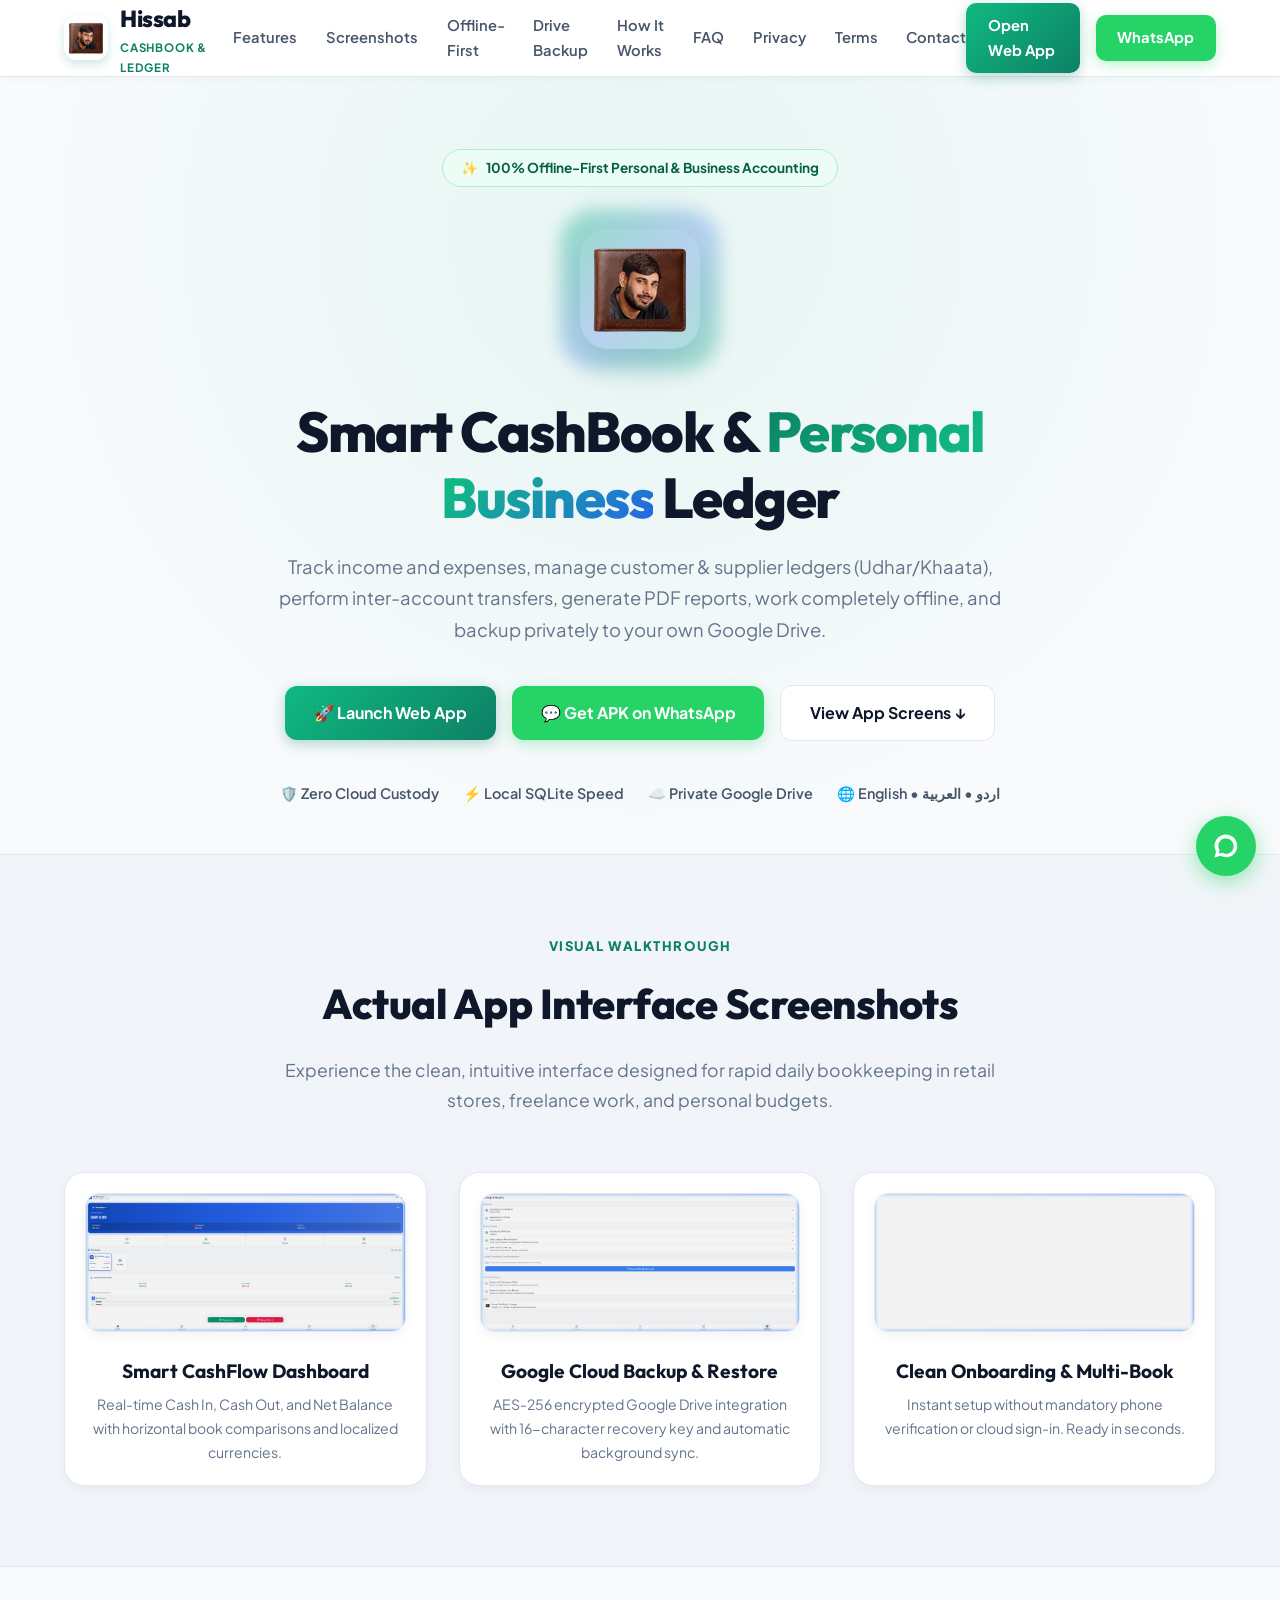
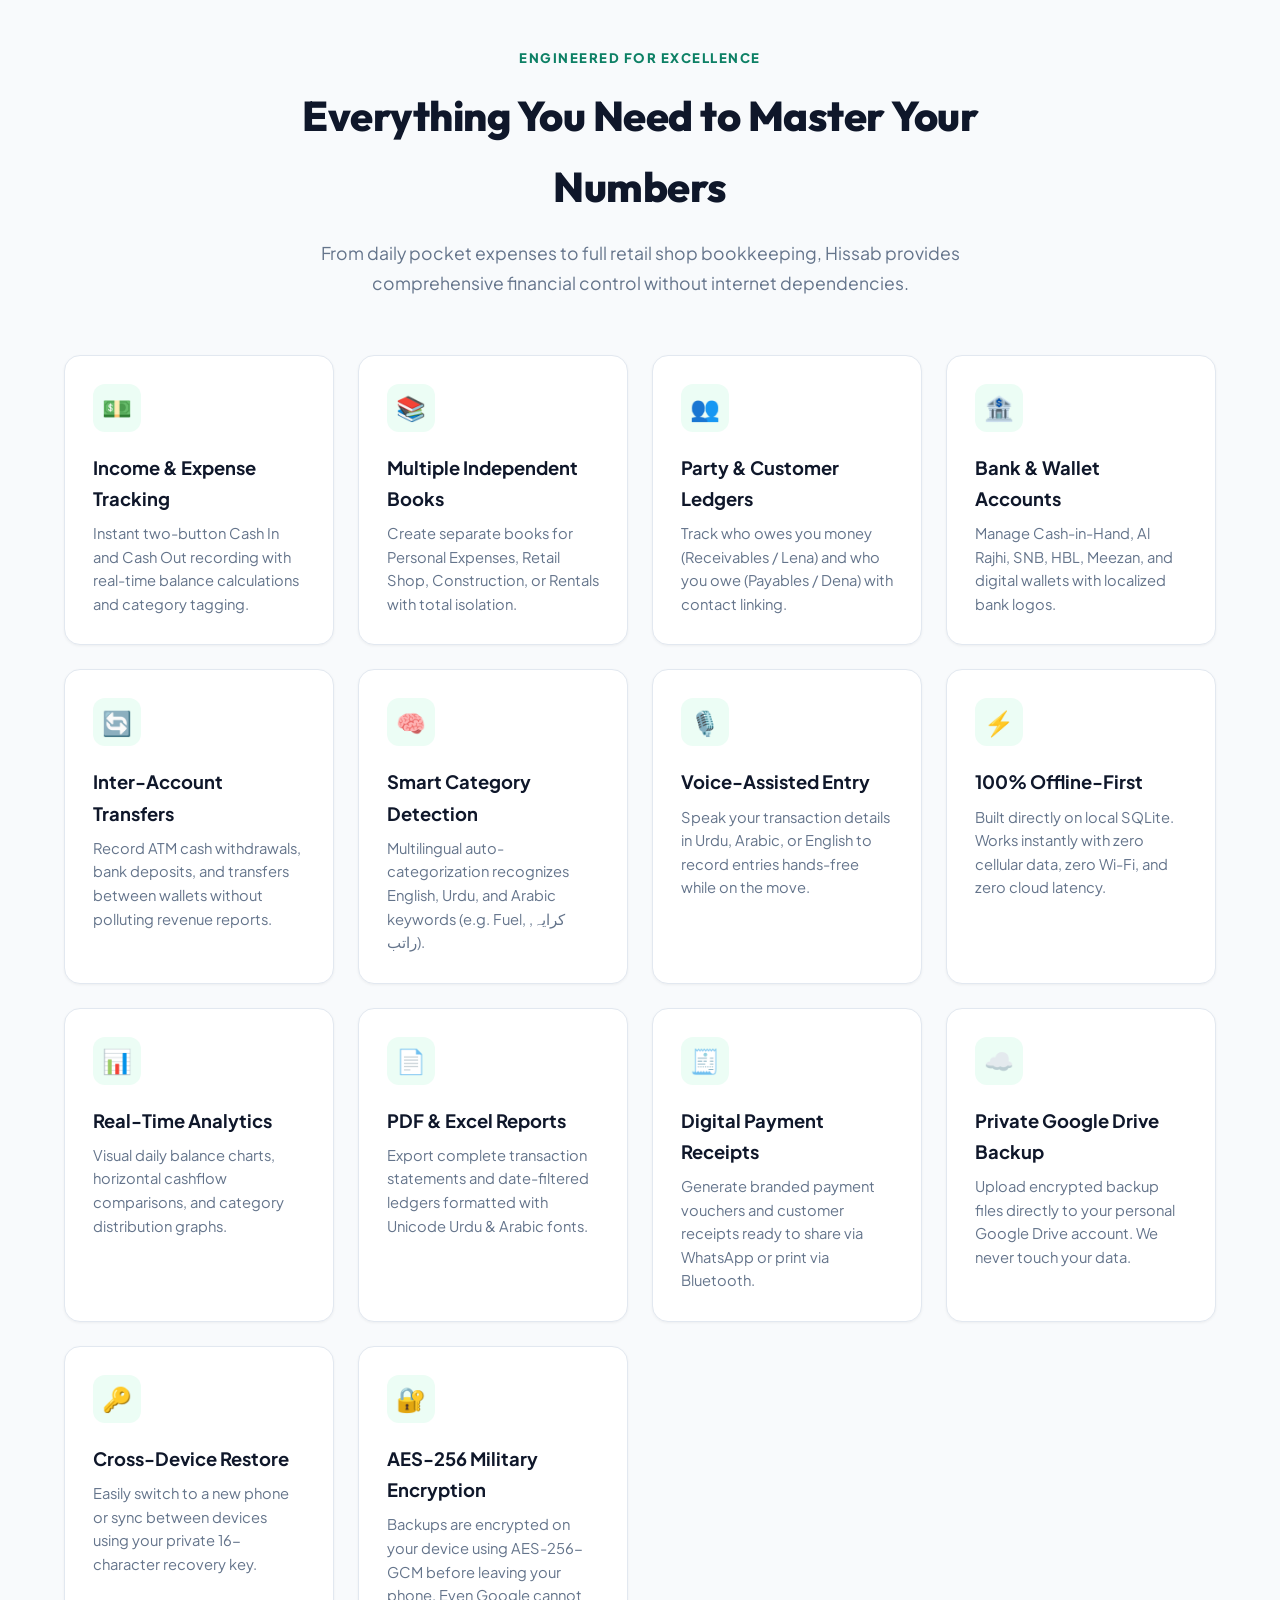
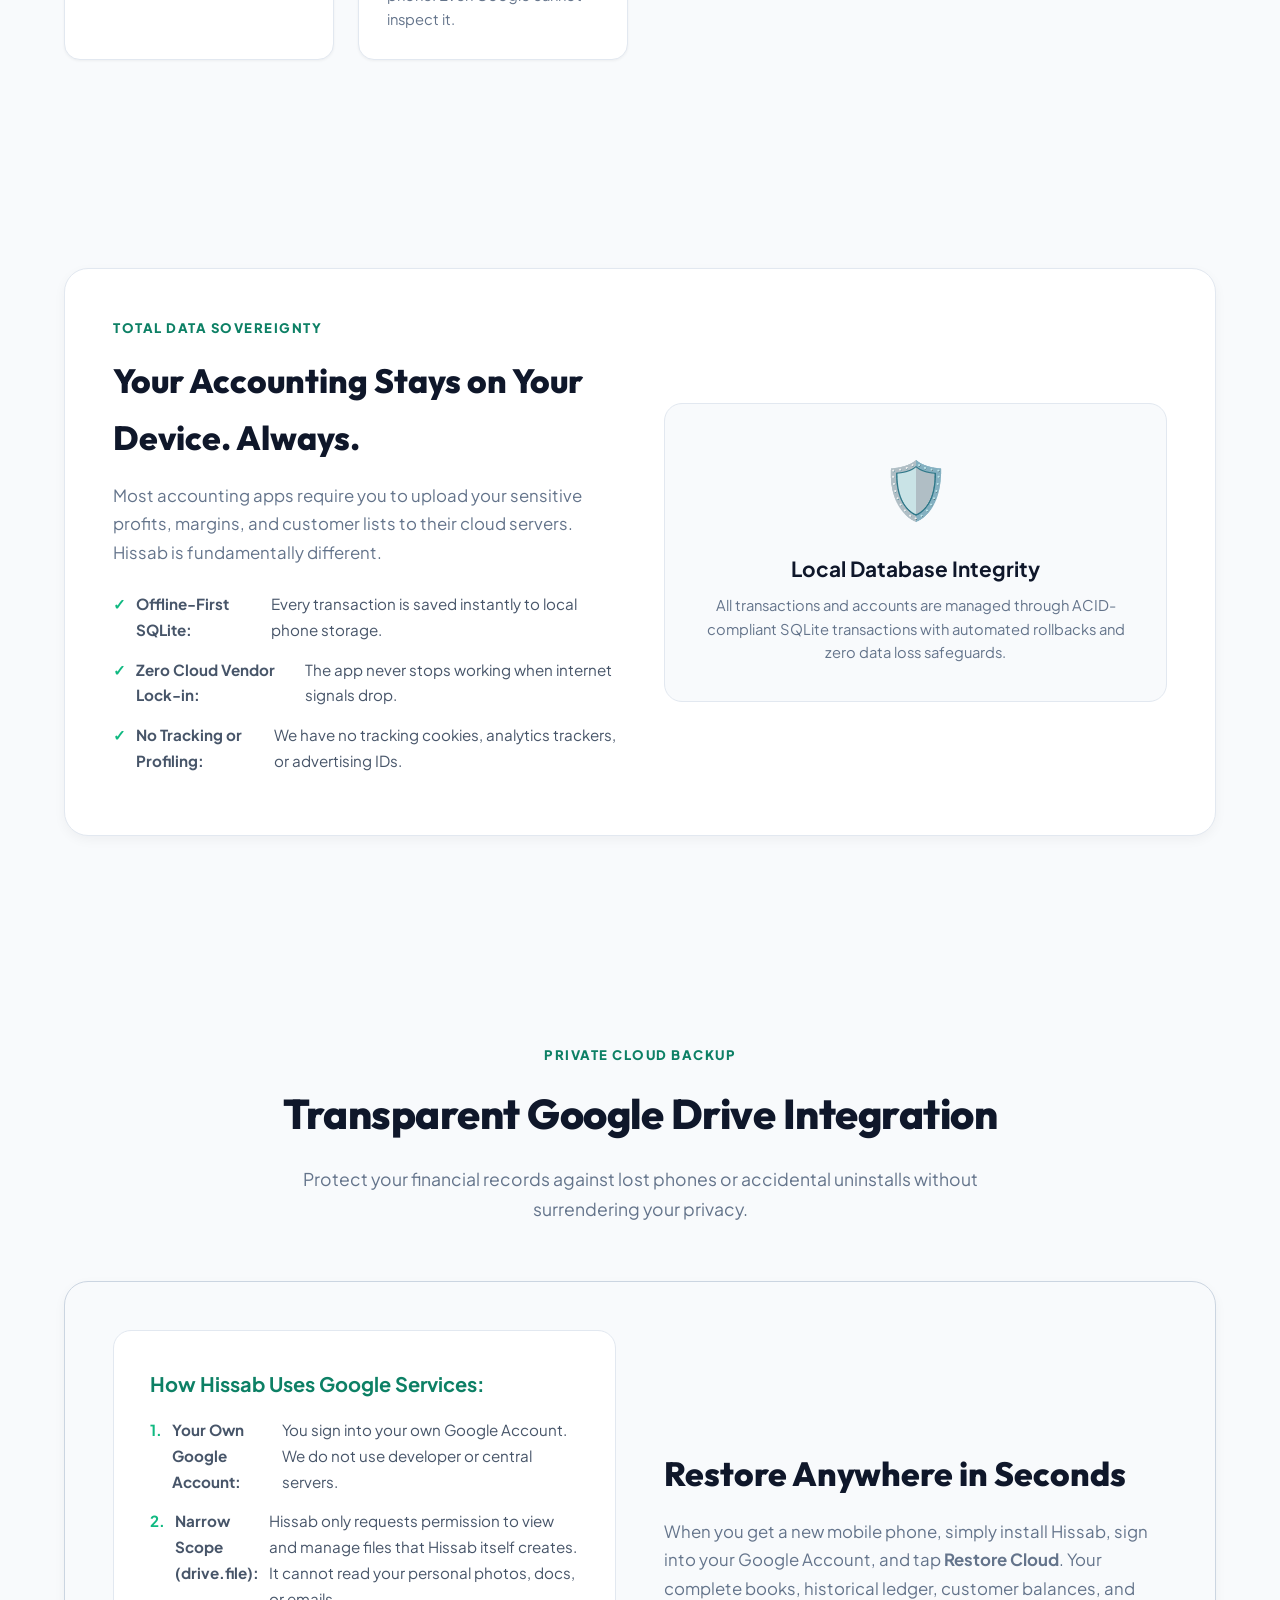
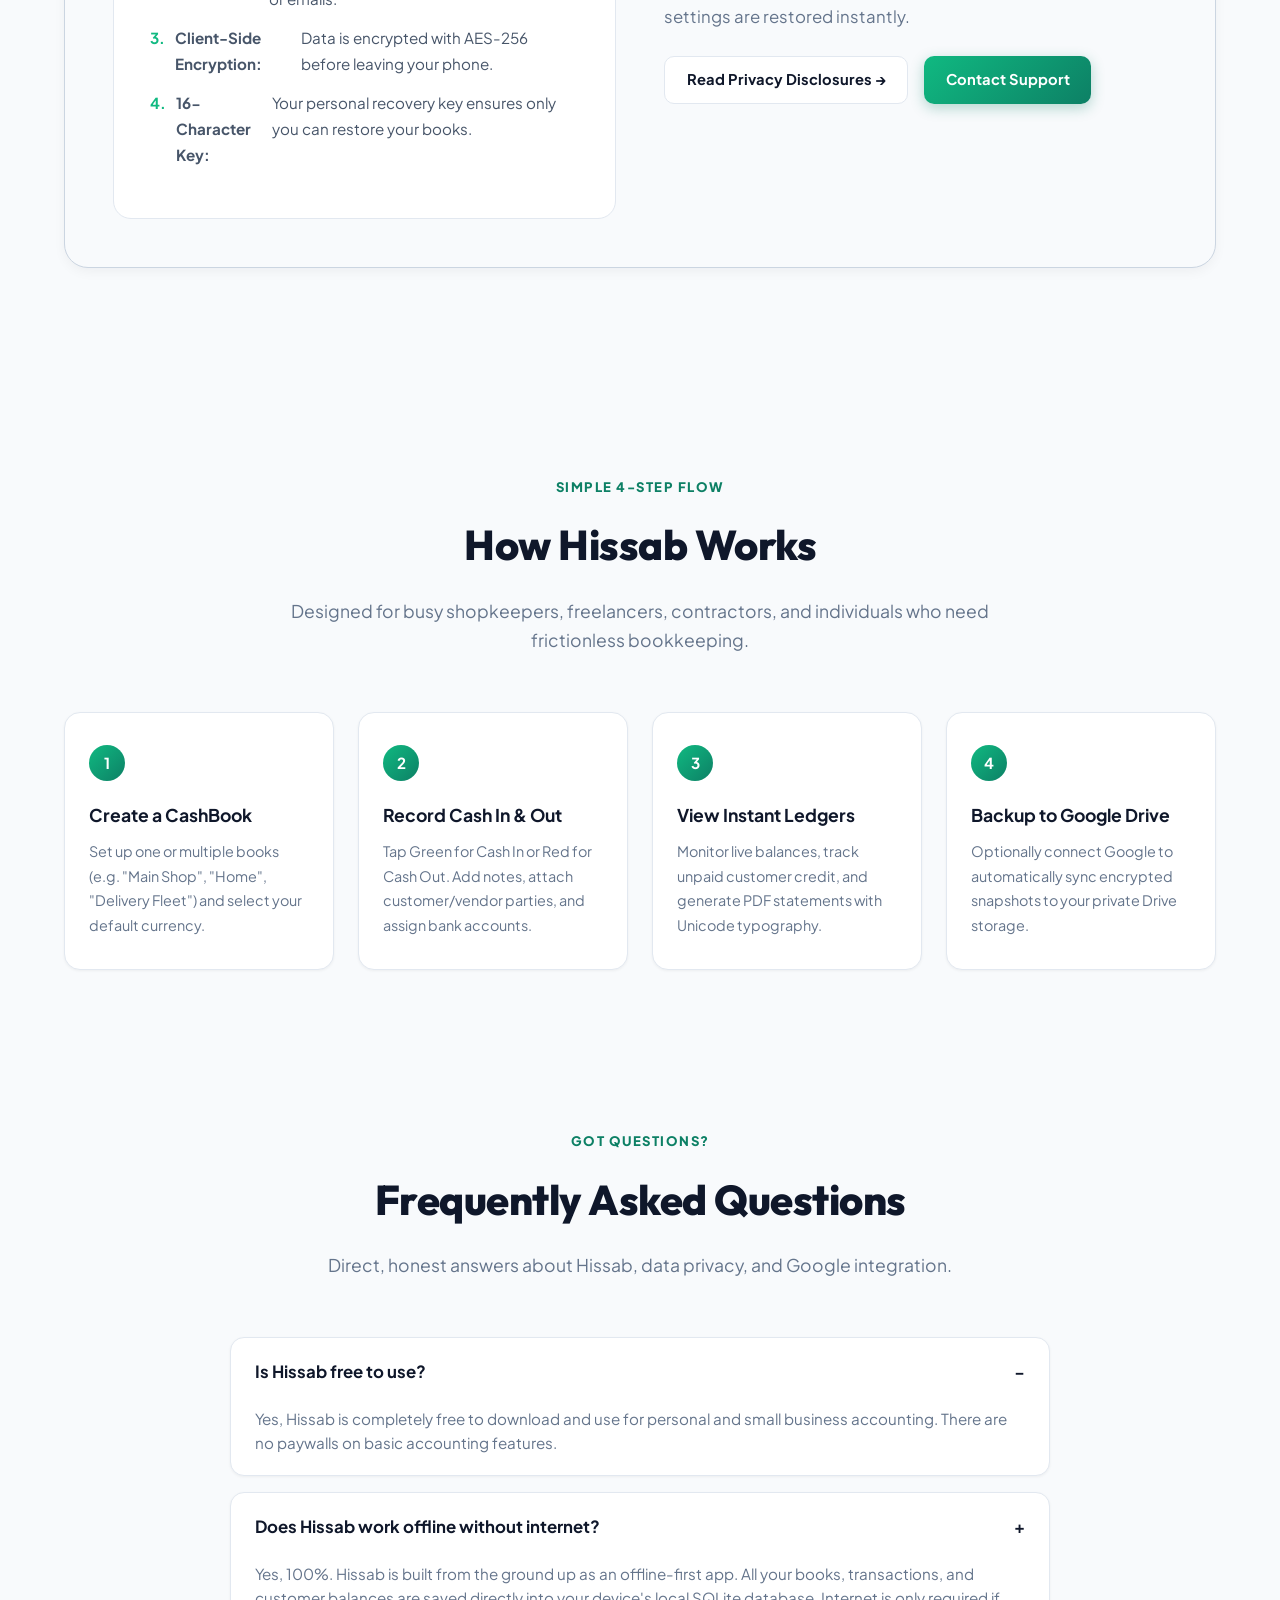
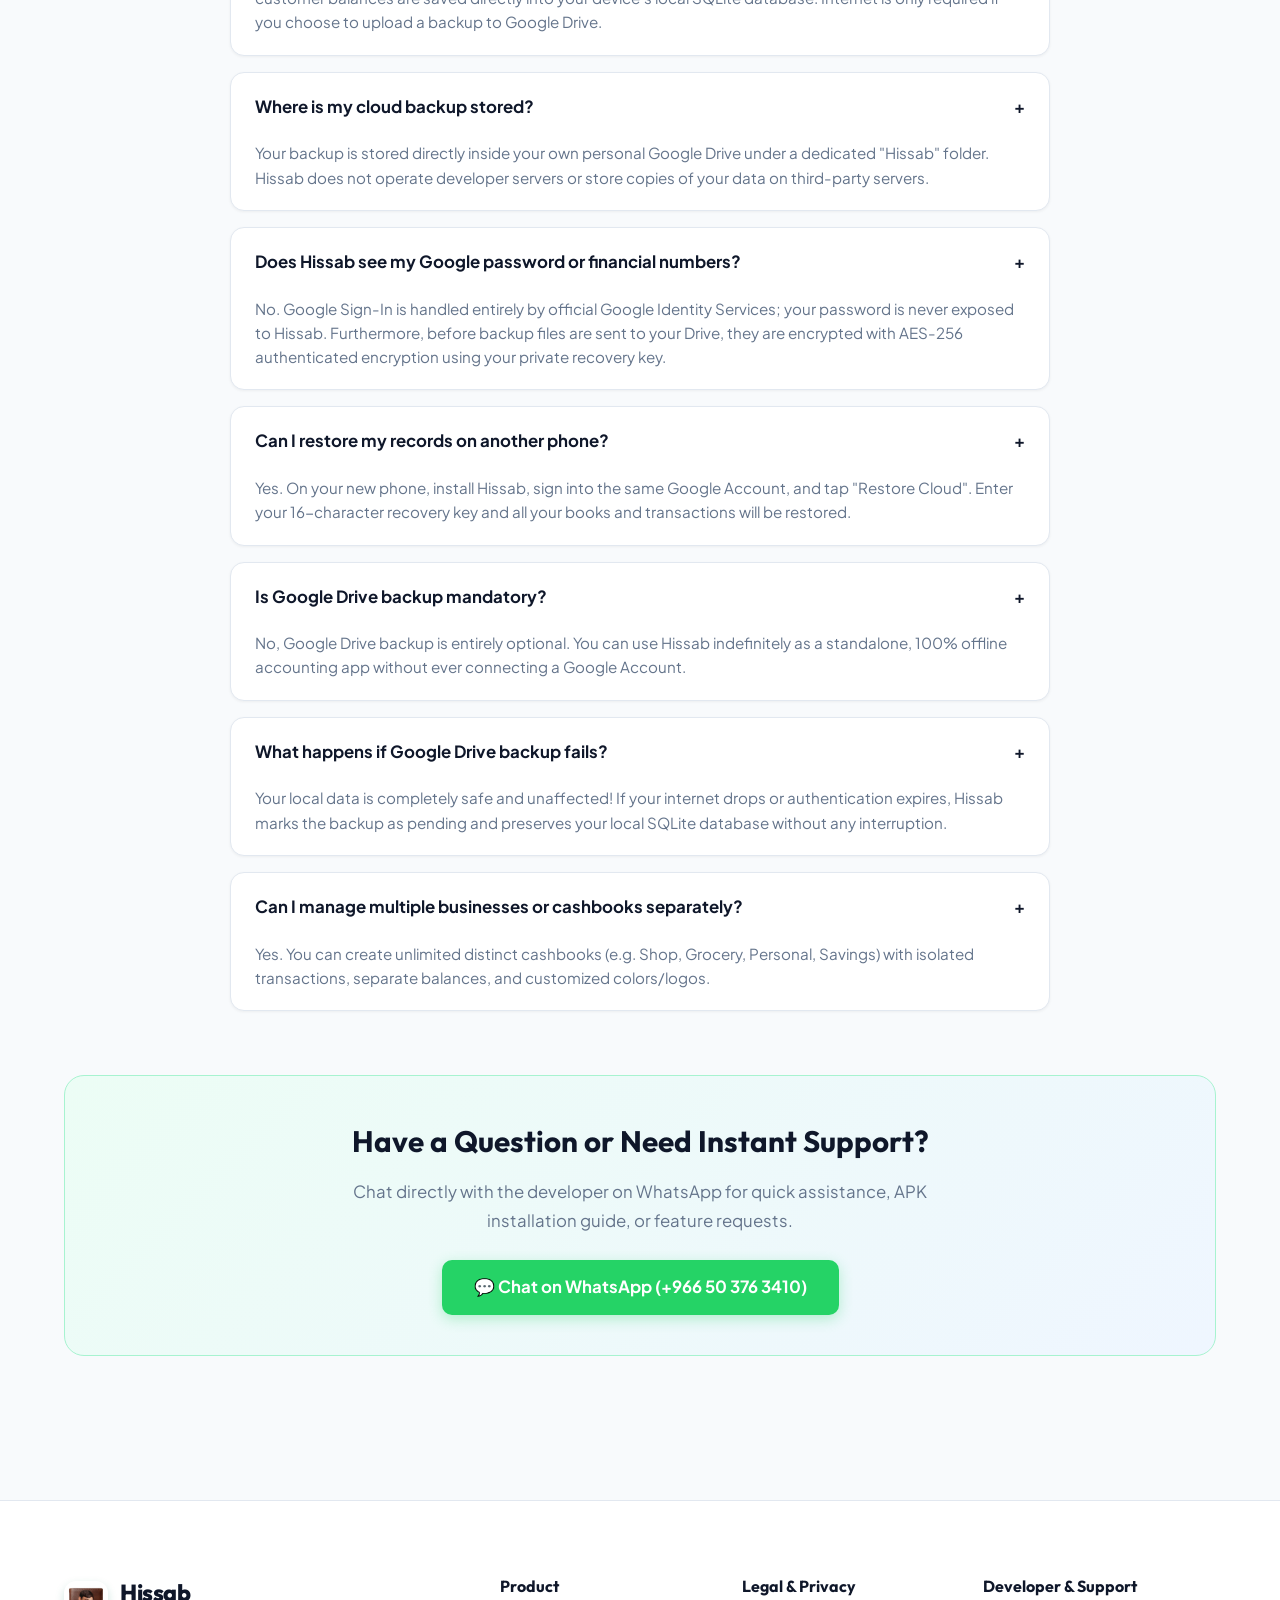
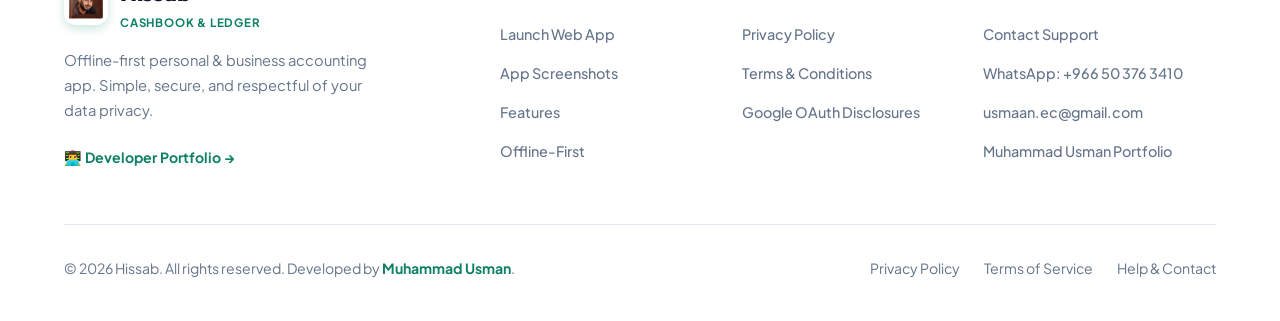
<file: web/index.html>
<!DOCTYPE html>
<html lang="en">
<head>
  <meta charset="UTF-8">
  <meta name="viewport" content="width=device-width, initial-scale=1.0">
  <title>Hissab - Smart CashBook &amp; Personal Business Accounting</title>
  
  <meta name="description" content="Hissab is an offline-first smart CashBook and ledger app for personal and small business accounting. Track cash flow, manage multiple books, generate PDF statements, and backup securely to your private Google Drive with AES-256 encryption.">
  <meta name="keywords" content="Hissab, CashBook, Ledger, Khata, Accounting App, Cash In Cash Out, Google Drive Backup, Offline Accounting, Udhar Book">
  <meta name="theme-color" content="#0D8065">
  <meta name="google-site-verification" content="googled1225bd8e35a1b5c" />
  <meta name="google-site-verification" content="d1225bd8e35a1b5c" />

  <!-- Open Graph / Facebook -->
  <meta property="og:type" content="website">
  <meta property="og:url" content="https://hamarahissab.web.app/">
  <meta property="og:title" content="Hissab - Smart CashBook &amp; Personal Business Accounting">
  <meta property="og:description" content="Track income &amp; expenses, manage multiple cashbooks, generate reports, and backup privately to your own Google Drive. 100% offline-first.">
  <meta property="og:image" content="https://hamarahissab.web.app/hissab_logo_120.png">

  <!-- Twitter -->
  <meta property="twitter:card" content="summary_large_image">
  <meta property="twitter:url" content="https://hamarahissab.web.app/">
  <meta property="twitter:title" content="Hissab - Smart CashBook &amp; Accounting">
  <meta property="twitter:description" content="Offline-first personal &amp; small business ledger with private Google Drive backup.">
  <meta property="twitter:image" content="https://hamarahissab.web.app/hissab_logo_120.png">

  <link rel="icon" type="image/png" href="favicon.png"/>
  <link rel="apple-touch-icon" href="icons/Icon-192.png">
  <link rel="manifest" href="/manifest.json">
  <link rel="canonical" href="https://hamarahissab.web.app/">

  <!-- Google Fonts -->
  <link rel="preconnect" href="https://fonts.googleapis.com">
  <link rel="preconnect" href="https://fonts.gstatic.com" crossorigin>
  <link href="https://fonts.googleapis.com/css2?family=Plus+Jakarta+Sans:wght@400;500;600;700;800&family=Outfit:wght@400;500;600;700;800&display=swap" rel="stylesheet">
  <link rel="stylesheet" href="styles.css">

  <style>
    /* Specific Home Page Light Styles */
    .hero {
      padding: 4.5rem 0 3rem 0;
      text-align: center;
      background: radial-gradient(circle at 50% 20%, rgba(16, 185, 129, 0.08) 0%, rgba(248, 250, 252, 0) 70%);
    }

    .hero-badge {
      display: inline-flex;
      align-items: center;
      gap: 8px;
      background: #ECFDF5;
      border: 1px solid #A7F3D0;
      padding: 0.4rem 1.1rem;
      border-radius: 50px;
      font-size: 0.85rem;
      font-weight: 700;
      color: #065F46;
      margin-bottom: 2rem;
    }

    .logo-hero-container {
      position: relative;
      width: 140px;
      height: 140px;
      margin: 0 auto 2.5rem auto;
      display: flex;
      align-items: center;
      justify-content: center;
    }

    .logo-ring {
      position: absolute;
      inset: -10px;
      border-radius: 36px;
      background: linear-gradient(135deg, rgba(16, 185, 129, 0.4), rgba(37, 99, 235, 0.25), rgba(16, 185, 129, 0.3));
      animation: rotateRing 8s linear infinite;
      filter: blur(8px);
    }

    @keyframes rotateRing {
      0% { transform: rotate(0deg); }
      100% { transform: rotate(360deg); }
    }

    .logo-hero-img {
      position: relative;
      width: 120px;
      height: 120px;
      border-radius: 28px;
      box-shadow: 0 16px 36px rgba(13, 128, 101, 0.22);
      z-index: 2;
      animation: floatLogo 4s ease-in-out infinite;
    }

    @keyframes floatLogo {
      0%, 100% { transform: translateY(0); }
      50% { transform: translateY(-8px); }
    }

    .hero-title {
      font-family: 'Outfit', sans-serif;
      font-size: 3.5rem;
      font-weight: 800;
      line-height: 1.18;
      letter-spacing: -1.5px;
      margin-bottom: 1.25rem;
      max-width: 900px;
      margin-left: auto;
      margin-right: auto;
      color: #0F172A;
    }

    .hero-title span.gradient {
      background: linear-gradient(135deg, #0D8065 0%, #10B981 50%, #2563EB 100%);
      -webkit-background-clip: text;
      -webkit-text-fill-color: transparent;
    }

    .hero-sub {
      font-size: 1.15rem;
      color: var(--text-muted);
      max-width: 740px;
      margin: 0 auto 2.5rem auto;
      line-height: 1.7;
    }

    .hero-cta {
      display: flex;
      align-items: center;
      justify-content: center;
      gap: 1rem;
      flex-wrap: wrap;
      margin-bottom: 2.5rem;
    }

    .hero-cta .btn {
      padding: 0.85rem 1.8rem;
      font-size: 1rem;
      border-radius: 12px;
    }

    .hero-highlights {
      display: flex;
      align-items: center;
      justify-content: center;
      gap: 1.5rem;
      flex-wrap: wrap;
      font-size: 0.9rem;
      color: var(--text-sub);
      font-weight: 600;
    }

    /* Screenshots Showcase */
    .screenshots-showcase {
      display: grid;
      grid-template-columns: repeat(auto-fit, minmax(300px, 1fr));
      gap: 2rem;
      margin-top: 3.5rem;
    }

    .screenshot-card {
      background: var(--surface);
      border: 1px solid var(--card-border);
      border-radius: 20px;
      padding: 1.25rem;
      box-shadow: var(--shadow-md);
      transition: all 0.3s ease;
      text-align: center;
    }

    .screenshot-card:hover {
      transform: translateY(-6px);
      box-shadow: var(--shadow-lg);
      border-color: #CBD5E1;
    }

    .screenshot-card img {
      width: 100%;
      height: auto;
      border-radius: 14px;
      border: 1px solid var(--card-border);
      box-shadow: 0 4px 12px rgba(0, 0, 0, 0.05);
      margin-bottom: 1rem;
    }

    .screenshot-card h4 {
      font-family: 'Outfit', sans-serif;
      font-size: 1.2rem;
      font-weight: 700;
      color: #0F172A;
      margin-bottom: 0.35rem;
    }

    .screenshot-card p {
      font-size: 0.88rem;
      color: var(--text-muted);
    }

    /* Features Grid */
    .features-grid {
      display: grid;
      grid-template-columns: repeat(auto-fit, minmax(260px, 1fr));
      gap: 1.5rem;
    }

    .feature-card {
      background: var(--surface);
      border: 1px solid var(--card-border);
      border-radius: 16px;
      padding: 1.75rem;
      transition: all 0.3s ease;
      box-shadow: var(--shadow-sm);
    }

    .feature-card:hover {
      transform: translateY(-4px);
      border-color: rgba(16, 185, 129, 0.4);
      box-shadow: var(--shadow-md);
    }

    .feature-icon {
      width: 48px;
      height: 48px;
      border-radius: 12px;
      background: #ECFDF5;
      color: var(--primary);
      display: flex;
      align-items: center;
      justify-content: center;
      font-size: 1.5rem;
      margin-bottom: 1.25rem;
    }

    .feature-card h3 {
      font-size: 1.15rem;
      font-weight: 700;
      margin-bottom: 0.5rem;
      color: #0F172A;
    }

    .feature-card p {
      font-size: 0.92rem;
      color: var(--text-muted);
      line-height: 1.6;
    }

    /* Highlight Banner Cards */
    .banner-card {
      background: var(--surface);
      border: 1px solid var(--card-border);
      border-radius: 24px;
      padding: 3rem;
      margin: 3rem 0;
      display: grid;
      grid-template-columns: 1fr 1fr;
      gap: 3rem;
      align-items: center;
      box-shadow: var(--shadow-md);
    }

    .banner-content h3 {
      font-family: 'Outfit', sans-serif;
      font-size: 2.1rem;
      font-weight: 800;
      margin-bottom: 1rem;
      color: #0F172A;
    }

    .banner-content p {
      color: var(--text-muted);
      margin-bottom: 1.5rem;
      font-size: 1.05rem;
    }

    .check-list {
      list-style: none;
    }

    .check-list li {
      display: flex;
      align-items: flex-start;
      gap: 10px;
      margin-bottom: 0.85rem;
      font-size: 0.95rem;
      color: var(--text-sub);
    }

    .check-list li span.icon {
      color: var(--primary-light);
      font-weight: bold;
    }

    .security-badge-box {
      background: #F8FAFC;
      border: 1px solid var(--card-border);
      border-radius: 18px;
      padding: 2.25rem;
      text-align: center;
    }

    /* Steps */
    .steps-grid {
      display: grid;
      grid-template-columns: repeat(auto-fit, minmax(220px, 1fr));
      gap: 1.5rem;
    }

    .step-card {
      background: var(--surface);
      border: 1px solid var(--card-border);
      border-radius: 16px;
      padding: 2rem 1.5rem;
      box-shadow: var(--shadow-sm);
    }

    .step-num {
      width: 36px;
      height: 36px;
      border-radius: 50%;
      background: linear-gradient(135deg, #10B981, #0D8065);
      color: white;
      font-weight: 700;
      display: flex;
      align-items: center;
      justify-content: center;
      font-size: 0.95rem;
      margin-bottom: 1.25rem;
    }

    .step-card h4 {
      font-size: 1.1rem;
      font-weight: 700;
      margin-bottom: 0.5rem;
      color: #0F172A;
    }

    .step-card p {
      font-size: 0.9rem;
      color: var(--text-muted);
    }

    /* FAQ */
    .faq-container {
      max-width: 820px;
      margin: 0 auto;
    }

    .faq-item {
      background: var(--surface);
      border: 1px solid var(--card-border);
      border-radius: 14px;
      margin-bottom: 1rem;
      overflow: hidden;
      box-shadow: var(--shadow-sm);
    }

    .faq-question {
      padding: 1.25rem 1.5rem;
      font-weight: 700;
      font-size: 1.05rem;
      color: #0F172A;
      cursor: pointer;
      display: flex;
      justify-content: space-between;
      align-items: center;
      user-select: none;
    }

    .faq-question:hover {
      color: var(--primary);
    }

    .faq-answer {
      padding: 0 1.5rem 1.25rem 1.5rem;
      color: var(--text-muted);
      font-size: 0.95rem;
      line-height: 1.6;
    }

    /* Direct Contact Banner */
    .whatsapp-banner {
      background: linear-gradient(135deg, #ECFDF5 0%, #EFF6FF 100%);
      border: 1px solid #A7F3D0;
      border-radius: 20px;
      padding: 2.5rem;
      text-align: center;
      margin-top: 4rem;
    }

    .whatsapp-banner h3 {
      font-family: 'Outfit', sans-serif;
      font-size: 1.85rem;
      color: #0F172A;
      margin-bottom: 0.75rem;
    }

    .whatsapp-banner p {
      color: var(--text-muted);
      max-width: 600px;
      margin: 0 auto 1.5rem auto;
      font-size: 1.05rem;
    }

    @media (max-width: 900px) {
      .hero-title { font-size: 2.6rem; }
      .banner-card { grid-template-columns: 1fr; }
    }
  </style>
</head>
<body>

  <!-- Floating WhatsApp Button (Active 24/7 on all pages) -->
  <a href="https://wa.me/966503763410?text=Hello%20Hissab%20Support" class="floating-whatsapp" target="_blank" rel="noopener noreferrer" title="Chat on WhatsApp (+966503763410)">
    <svg viewBox="0 0 24 24">
      <path d="M12.031 6.172c-3.181 0-5.767 2.586-5.768 5.766-.001 1.298.38 2.27 1.019 3.287l-.711 2.598 2.664-.699c.97.531 1.83.814 2.8.814 3.18 0 5.766-2.587 5.767-5.766.001-3.18-2.585-5.766-5.771-5.766zm8.47 5.766c-.002 4.68-3.807 8.484-8.487 8.484-1.48 0-2.889-.387-4.113-1.063l-4.57 1.2 1.22-4.457c-.742-1.28-1.134-2.748-1.136-4.164.002-4.68 3.807-8.484 8.488-8.484 4.681 0 8.486 3.804 8.488 8.484z"/>
    </svg>
  </a>

  <!-- Header / Navigation -->
  <header>
    <div class="container nav-wrapper">
      <a href="/" class="brand">
        <img src="hissab_logo_120.png" alt="Hissab Official Logo" class="brand-logo">
        <div class="brand-text">
          <span class="brand-title">Hissab</span>
          <span class="brand-tagline">CashBook &amp; Ledger</span>
        </div>
      </a>

      <nav class="nav-links">
        <a href="#features">Features</a>
        <a href="#screenshots">Screenshots</a>
        <a href="#offline">Offline-First</a>
        <a href="#cloud-backup">Drive Backup</a>
        <a href="#how-it-works">How It Works</a>
        <a href="#faq">FAQ</a>
        <a href="/privacy-policy">Privacy</a>
        <a href="/terms-and-conditions">Terms</a>
        <a href="/contact">Contact</a>
      </nav>

      <div class="nav-actions">
        <a href="/app" class="btn btn-primary">Open Web App</a>
        <a href="https://wa.me/966503763410?text=Hello%20Hissab%20Support" target="_blank" rel="noopener noreferrer" class="btn btn-whatsapp">WhatsApp</a>
      </div>
    </div>
  </header>

  <!-- Hero Section -->
  <section class="hero">
    <div class="container">
      <div class="hero-badge">
        <span>✨</span> 100% Offline-First Personal &amp; Business Accounting
      </div>

      <!-- Animated Official Hissab Logo -->
      <div class="logo-hero-container">
        <div class="logo-ring"></div>
        <img src="hissab_logo_120.png" alt="Hissab Leather Logo" class="logo-hero-img">
      </div>

      <h1 class="hero-title">
        Smart CashBook &amp; <span class="gradient">Personal Business</span> Ledger
      </h1>

      <p class="hero-sub">
        Track income and expenses, manage customer &amp; supplier ledgers (Udhar/Khaata), perform inter-account transfers, generate PDF reports, work completely offline, and backup privately to your own Google Drive.
      </p>

      <div class="hero-cta">
        <a href="/app" class="btn btn-primary">🚀 Launch Web App</a>
        <a href="https://wa.me/966503763410?text=Hello%20I%20want%20to%20download%20Hissab%20APK" class="btn btn-whatsapp" target="_blank" rel="noopener noreferrer">💬 Get APK on WhatsApp</a>
        <a href="#screenshots" class="btn btn-outline">View App Screens ↓</a>
      </div>

      <div class="hero-highlights">
        <div><span>🛡️</span> Zero Cloud Custody</div>
        <div><span>⚡</span> Local SQLite Speed</div>
        <div><span>☁️</span> Private Google Drive</div>
        <div><span>🌐</span> English • اردو • العربية</div>
      </div>
    </div>
  </section>

  <!-- App Screenshots Showcase Section -->
  <section id="screenshots" style="background: #F1F5F9; border-top: 1px solid #E2E8F0; border-bottom: 1px solid #E2E8F0;">
    <div class="container">
      <div class="section-header">
        <div class="section-tag">Visual Walkthrough</div>
        <h2 class="section-title">Actual App Interface Screenshots</h2>
        <p class="section-desc">Experience the clean, intuitive interface designed for rapid daily bookkeeping in retail stores, freelance work, and personal budgets.</p>
      </div>

      <div class="screenshots-showcase">
        <div class="screenshot-card">
          <img src="images/screen_dashboard.png" alt="Hissab Dashboard Screenshot">
          <h4>Smart CashFlow Dashboard</h4>
          <p>Real-time Cash In, Cash Out, and Net Balance with horizontal book comparisons and localized currencies.</p>
        </div>

        <div class="screenshot-card">
          <img src="images/screen_settings.png" alt="Hissab Settings & Cloud Backup Screenshot">
          <h4>Google Cloud Backup &amp; Restore</h4>
          <p>AES-256 encrypted Google Drive integration with 16-character recovery key and automatic background sync.</p>
        </div>

        <div class="screenshot-card">
          <img src="images/screen_onboarding.png" alt="Hissab Onboarding & Welcome Screen">
          <h4>Clean Onboarding &amp; Multi-Book</h4>
          <p>Instant setup without mandatory phone verification or cloud sign-in. Ready in seconds.</p>
        </div>
      </div>
    </div>
  </section>

  <!-- 14 Core Features -->
  <section id="features">
    <div class="container">
      <div class="section-header">
        <div class="section-tag">Engineered for Excellence</div>
        <h2 class="section-title">Everything You Need to Master Your Numbers</h2>
        <p class="section-desc">From daily pocket expenses to full retail shop bookkeeping, Hissab provides comprehensive financial control without internet dependencies.</p>
      </div>

      <div class="features-grid">
        <div class="feature-card">
          <div class="feature-icon">💵</div>
          <h3>Income &amp; Expense Tracking</h3>
          <p>Instant two-button Cash In and Cash Out recording with real-time balance calculations and category tagging.</p>
        </div>

        <div class="feature-card">
          <div class="feature-icon">📚</div>
          <h3>Multiple Independent Books</h3>
          <p>Create separate books for Personal Expenses, Retail Shop, Construction, or Rentals with total isolation.</p>
        </div>

        <div class="feature-card">
          <div class="feature-icon">👥</div>
          <h3>Party &amp; Customer Ledgers</h3>
          <p>Track who owes you money (Receivables / Lena) and who you owe (Payables / Dena) with contact linking.</p>
        </div>

        <div class="feature-card">
          <div class="feature-icon">🏦</div>
          <h3>Bank &amp; Wallet Accounts</h3>
          <p>Manage Cash-in-Hand, Al Rajhi, SNB, HBL, Meezan, and digital wallets with localized bank logos.</p>
        </div>

        <div class="feature-card">
          <div class="feature-icon">🔄</div>
          <h3>Inter-Account Transfers</h3>
          <p>Record ATM cash withdrawals, bank deposits, and transfers between wallets without polluting revenue reports.</p>
        </div>

        <div class="feature-card">
          <div class="feature-icon">🧠</div>
          <h3>Smart Category Detection</h3>
          <p>Multilingual auto-categorization recognizes English, Urdu, and Arabic keywords (e.g. Fuel, کرایہ, راتب).</p>
        </div>

        <div class="feature-card">
          <div class="feature-icon">🎙️</div>
          <h3>Voice-Assisted Entry</h3>
          <p>Speak your transaction details in Urdu, Arabic, or English to record entries hands-free while on the move.</p>
        </div>

        <div class="feature-card">
          <div class="feature-icon">⚡</div>
          <h3>100% Offline-First</h3>
          <p>Built directly on local SQLite. Works instantly with zero cellular data, zero Wi-Fi, and zero cloud latency.</p>
        </div>

        <div class="feature-card">
          <div class="feature-icon">📊</div>
          <h3>Real-Time Analytics</h3>
          <p>Visual daily balance charts, horizontal cashflow comparisons, and category distribution graphs.</p>
        </div>

        <div class="feature-card">
          <div class="feature-icon">📄</div>
          <h3>PDF &amp; Excel Reports</h3>
          <p>Export complete transaction statements and date-filtered ledgers formatted with Unicode Urdu &amp; Arabic fonts.</p>
        </div>

        <div class="feature-card">
          <div class="feature-icon">🧾</div>
          <h3>Digital Payment Receipts</h3>
          <p>Generate branded payment vouchers and customer receipts ready to share via WhatsApp or print via Bluetooth.</p>
        </div>

        <div class="feature-card">
          <div class="feature-icon">☁️</div>
          <h3>Private Google Drive Backup</h3>
          <p>Upload encrypted backup files directly to your personal Google Drive account. We never touch your data.</p>
        </div>

        <div class="feature-card">
          <div class="feature-icon">🔑</div>
          <h3>Cross-Device Restore</h3>
          <p>Easily switch to a new phone or sync between devices using your private 16-character recovery key.</p>
        </div>

        <div class="feature-card">
          <div class="feature-icon">🔐</div>
          <h3>AES-256 Military Encryption</h3>
          <p>Backups are encrypted on your device using AES-256-GCM before leaving your phone. Even Google cannot inspect it.</p>
        </div>
      </div>
    </div>
  </section>

  <!-- Offline-First Architecture Section -->
  <section id="offline">
    <div class="container">
      <div class="banner-card">
        <div class="banner-content">
          <div class="section-tag">Total Data Sovereignty</div>
          <h3>Your Accounting Stays on Your Device. Always.</h3>
          <p>Most accounting apps require you to upload your sensitive profits, margins, and customer lists to their cloud servers. Hissab is fundamentally different.</p>
          <ul class="check-list">
            <li><span class="icon">✓</span> <strong>Offline-First SQLite:</strong> Every transaction is saved instantly to local phone storage.</li>
            <li><span class="icon">✓</span> <strong>Zero Cloud Vendor Lock-in:</strong> The app never stops working when internet signals drop.</li>
            <li><span class="icon">✓</span> <strong>No Tracking or Profiling:</strong> We have no tracking cookies, analytics trackers, or advertising IDs.</li>
          </ul>
        </div>
        <div class="security-badge-box">
          <div style="font-size: 3.5rem; margin-bottom: 1rem;">🛡️</div>
          <h4 style="font-size: 1.3rem; margin-bottom: 0.5rem; color: #0F172A;">Local Database Integrity</h4>
          <p style="font-size: 0.92rem; color: var(--text-muted); line-height: 1.6;">
            All transactions and accounts are managed through ACID-compliant SQLite transactions with automated rollbacks and zero data loss safeguards.
          </p>
        </div>
      </div>
    </div>
  </section>

  <!-- Google Drive Backup & Transparency Section -->
  <section id="cloud-backup">
    <div class="container">
      <div class="section-header">
        <div class="section-tag">Private Cloud Backup</div>
        <h2 class="section-title">Transparent Google Drive Integration</h2>
        <p class="section-desc">Protect your financial records against lost phones or accidental uninstalls without surrendering your privacy.</p>
      </div>

      <div class="banner-card" style="background: #F8FAFC; border-color: #CBD5E1;">
        <div class="security-badge-box" style="text-align: left; background: #FFFFFF;">
          <h4 style="font-size: 1.25rem; margin-bottom: 1rem; color: var(--primary);">How Hissab Uses Google Services:</h4>
          <ul class="check-list">
            <li><span class="icon">1.</span> <strong>Your Own Google Account:</strong> You sign into your own Google Account. We do not use developer or central servers.</li>
            <li><span class="icon">2.</span> <strong>Narrow Scope (drive.file):</strong> Hissab only requests permission to view and manage files that Hissab itself creates. It cannot read your personal photos, docs, or emails.</li>
            <li><span class="icon">3.</span> <strong>Client-Side Encryption:</strong> Data is encrypted with AES-256 before leaving your phone.</li>
            <li><span class="icon">4.</span> <strong>16-Character Key:</strong> Your personal recovery key ensures only you can restore your books.</li>
          </ul>
        </div>

        <div class="banner-content">
          <h3>Restore Anywhere in Seconds</h3>
          <p>
            When you get a new mobile phone, simply install Hissab, sign into your Google Account, and tap <strong>Restore Cloud</strong>. Your complete books, historical ledger, customer balances, and settings are restored instantly.
          </p>
          <div style="display: flex; gap: 1rem; flex-wrap: wrap;">
            <a href="/privacy-policy" class="btn btn-outline">Read Privacy Disclosures →</a>
            <a href="/contact" class="btn btn-primary">Contact Support</a>
          </div>
        </div>
      </div>
    </div>
  </section>

  <!-- How It Works -->
  <section id="how-it-works">
    <div class="container">
      <div class="section-header">
        <div class="section-tag">Simple 4-Step Flow</div>
        <h2 class="section-title">How Hissab Works</h2>
        <p class="section-desc">Designed for busy shopkeepers, freelancers, contractors, and individuals who need frictionless bookkeeping.</p>
      </div>

      <div class="steps-grid">
        <div class="step-card">
          <div class="step-num">1</div>
          <h4>Create a CashBook</h4>
          <p>Set up one or multiple books (e.g. "Main Shop", "Home", "Delivery Fleet") and select your default currency.</p>
        </div>

        <div class="step-card">
          <div class="step-num">2</div>
          <h4>Record Cash In &amp; Out</h4>
          <p>Tap Green for Cash In or Red for Cash Out. Add notes, attach customer/vendor parties, and assign bank accounts.</p>
        </div>

        <div class="step-card">
          <div class="step-num">3</div>
          <h4>View Instant Ledgers</h4>
          <p>Monitor live balances, track unpaid customer credit, and generate PDF statements with Unicode typography.</p>
        </div>

        <div class="step-card">
          <div class="step-num">4</div>
          <h4>Backup to Google Drive</h4>
          <p>Optionally connect Google to automatically sync encrypted snapshots to your private Drive storage.</p>
        </div>
      </div>
    </div>
  </section>

  <!-- FAQ Section -->
  <section id="faq">
    <div class="container">
      <div class="section-header">
        <div class="section-tag">Got Questions?</div>
        <h2 class="section-title">Frequently Asked Questions</h2>
        <p class="section-desc">Direct, honest answers about Hissab, data privacy, and Google integration.</p>
      </div>

      <div class="faq-container">
        <div class="faq-item">
          <div class="faq-question">Is Hissab free to use? <span>+</span></div>
          <div class="faq-answer">Yes, Hissab is completely free to download and use for personal and small business accounting. There are no paywalls on basic accounting features.</div>
        </div>

        <div class="faq-item">
          <div class="faq-question">Does Hissab work offline without internet? <span>+</span></div>
          <div class="faq-answer">Yes, 100%. Hissab is built from the ground up as an offline-first app. All your books, transactions, and customer balances are saved directly into your device's local SQLite database. Internet is only required if you choose to upload a backup to Google Drive.</div>
        </div>

        <div class="faq-item">
          <div class="faq-question">Where is my cloud backup stored? <span>+</span></div>
          <div class="faq-answer">Your backup is stored directly inside your own personal Google Drive under a dedicated "Hissab" folder. Hissab does not operate developer servers or store copies of your data on third-party servers.</div>
        </div>

        <div class="faq-item">
          <div class="faq-question">Does Hissab see my Google password or financial numbers? <span>+</span></div>
          <div class="faq-answer">No. Google Sign-In is handled entirely by official Google Identity Services; your password is never exposed to Hissab. Furthermore, before backup files are sent to your Drive, they are encrypted with AES-256 authenticated encryption using your private recovery key.</div>
        </div>

        <div class="faq-item">
          <div class="faq-question">Can I restore my records on another phone? <span>+</span></div>
          <div class="faq-answer">Yes. On your new phone, install Hissab, sign into the same Google Account, and tap "Restore Cloud". Enter your 16-character recovery key and all your books and transactions will be restored.</div>
        </div>

        <div class="faq-item">
          <div class="faq-question">Is Google Drive backup mandatory? <span>+</span></div>
          <div class="faq-answer">No, Google Drive backup is entirely optional. You can use Hissab indefinitely as a standalone, 100% offline accounting app without ever connecting a Google Account.</div>
        </div>

        <div class="faq-item">
          <div class="faq-question">What happens if Google Drive backup fails? <span>+</span></div>
          <div class="faq-answer">Your local data is completely safe and unaffected! If your internet drops or authentication expires, Hissab marks the backup as pending and preserves your local SQLite database without any interruption.</div>
        </div>

        <div class="faq-item">
          <div class="faq-question">Can I manage multiple businesses or cashbooks separately? <span>+</span></div>
          <div class="faq-answer">Yes. You can create unlimited distinct cashbooks (e.g. Shop, Grocery, Personal, Savings) with isolated transactions, separate balances, and customized colors/logos.</div>
        </div>
      </div>

      <!-- Direct WhatsApp Callout Banner -->
      <div class="whatsapp-banner">
        <h3>Have a Question or Need Instant Support?</h3>
        <p>Chat directly with the developer on WhatsApp for quick assistance, APK installation guide, or feature requests.</p>
        <a href="https://wa.me/966503763410?text=Hello%20I%20have%20a%20question%20about%20Hissab" target="_blank" rel="noopener noreferrer" class="btn btn-whatsapp" style="font-size: 1.05rem; padding: 0.85rem 2rem;">
          💬 Chat on WhatsApp (+966 50 376 3410)
        </a>
      </div>
    </div>
  </section>

  <!-- Footer -->
  <footer>
    <div class="container">
      <div class="footer-grid">
        <div class="footer-about">
          <a href="/" class="brand">
            <img src="hissab_logo_120.png" alt="Hissab Logo" class="brand-logo">
            <div class="brand-text">
              <span class="brand-title">Hissab</span>
              <span class="brand-tagline">CashBook &amp; Ledger</span>
            </div>
          </a>
          <p>
            Offline-first personal &amp; business accounting app. Simple, secure, and respectful of your data privacy.
          </p>
          <div style="margin-top: 1.25rem;">
            <a href="https://usman-professional-portfolio.netlify.app/" target="_blank" rel="noopener noreferrer" style="color: var(--primary); font-size: 0.88rem; font-weight: 700; text-decoration: none;">
              👨‍💻 Developer Portfolio &rarr;
            </a>
          </div>
        </div>

        <div class="footer-col">
          <h5>Product</h5>
          <ul>
            <li><a href="/app">Launch Web App</a></li>
            <li><a href="#screenshots">App Screenshots</a></li>
            <li><a href="#features">Features</a></li>
            <li><a href="#offline">Offline-First</a></li>
          </ul>
        </div>

        <div class="footer-col">
          <h5>Legal &amp; Privacy</h5>
          <ul>
            <li><a href="/privacy-policy">Privacy Policy</a></li>
            <li><a href="/terms-and-conditions">Terms &amp; Conditions</a></li>
            <li><a href="#cloud-backup">Google OAuth Disclosures</a></li>
          </ul>
        </div>

        <div class="footer-col">
          <h5>Developer &amp; Support</h5>
          <ul>
            <li><a href="/contact">Contact Support</a></li>
            <li><a href="https://wa.me/966503763410?text=Hello%20Hissab%20Support" target="_blank" rel="noopener noreferrer">WhatsApp: +966 50 376 3410</a></li>
            <li><a href="mailto:usmaan.ec@gmail.com">usmaan.ec@gmail.com</a></li>
            <li><a href="https://usman-professional-portfolio.netlify.app/" target="_blank" rel="noopener noreferrer">Muhammad Usman Portfolio</a></li>
          </ul>
        </div>
      </div>

      <div class="footer-bottom">
        <div>&copy; 2026 Hissab. All rights reserved. Developed by <a href="https://usman-professional-portfolio.netlify.app/" target="_blank" rel="noopener noreferrer" style="color: var(--primary); font-weight: 700; text-decoration: none;">Muhammad Usman</a>.</div>
        <div style="display: flex; gap: 1.5rem;">
          <a href="/privacy-policy" style="color: var(--text-muted); text-decoration: none;">Privacy Policy</a>
          <a href="/terms-and-conditions" style="color: var(--text-muted); text-decoration: none;">Terms of Service</a>
          <a href="/contact" style="color: var(--text-muted); text-decoration: none;">Help &amp; Contact</a>
        </div>
      </div>
    </div>
  </footer>

  <script>
    // FAQ Accordion toggle
    document.querySelectorAll('.faq-question').forEach(item => {
      item.addEventListener('click', () => {
        const parent = item.parentElement;
        const answer = parent.querySelector('.faq-answer');
        const span = item.querySelector('span');
        const isOpen = answer.style.display === 'block';

        document.querySelectorAll('.faq-answer').forEach(a => a.style.display = 'none');
        document.querySelectorAll('.faq-question span').forEach(s => s.textContent = '+');

        if (!isOpen) {
          answer.style.display = 'block';
          span.textContent = '−';
        }
      });
    });
    // Open first FAQ by default
    const firstFaq = document.querySelector('.faq-answer');
    if (firstFaq) {
      firstFaq.style.display = 'block';
      document.querySelector('.faq-question span').textContent = '−';
    }
  </script>
</body>
</html>
</file>
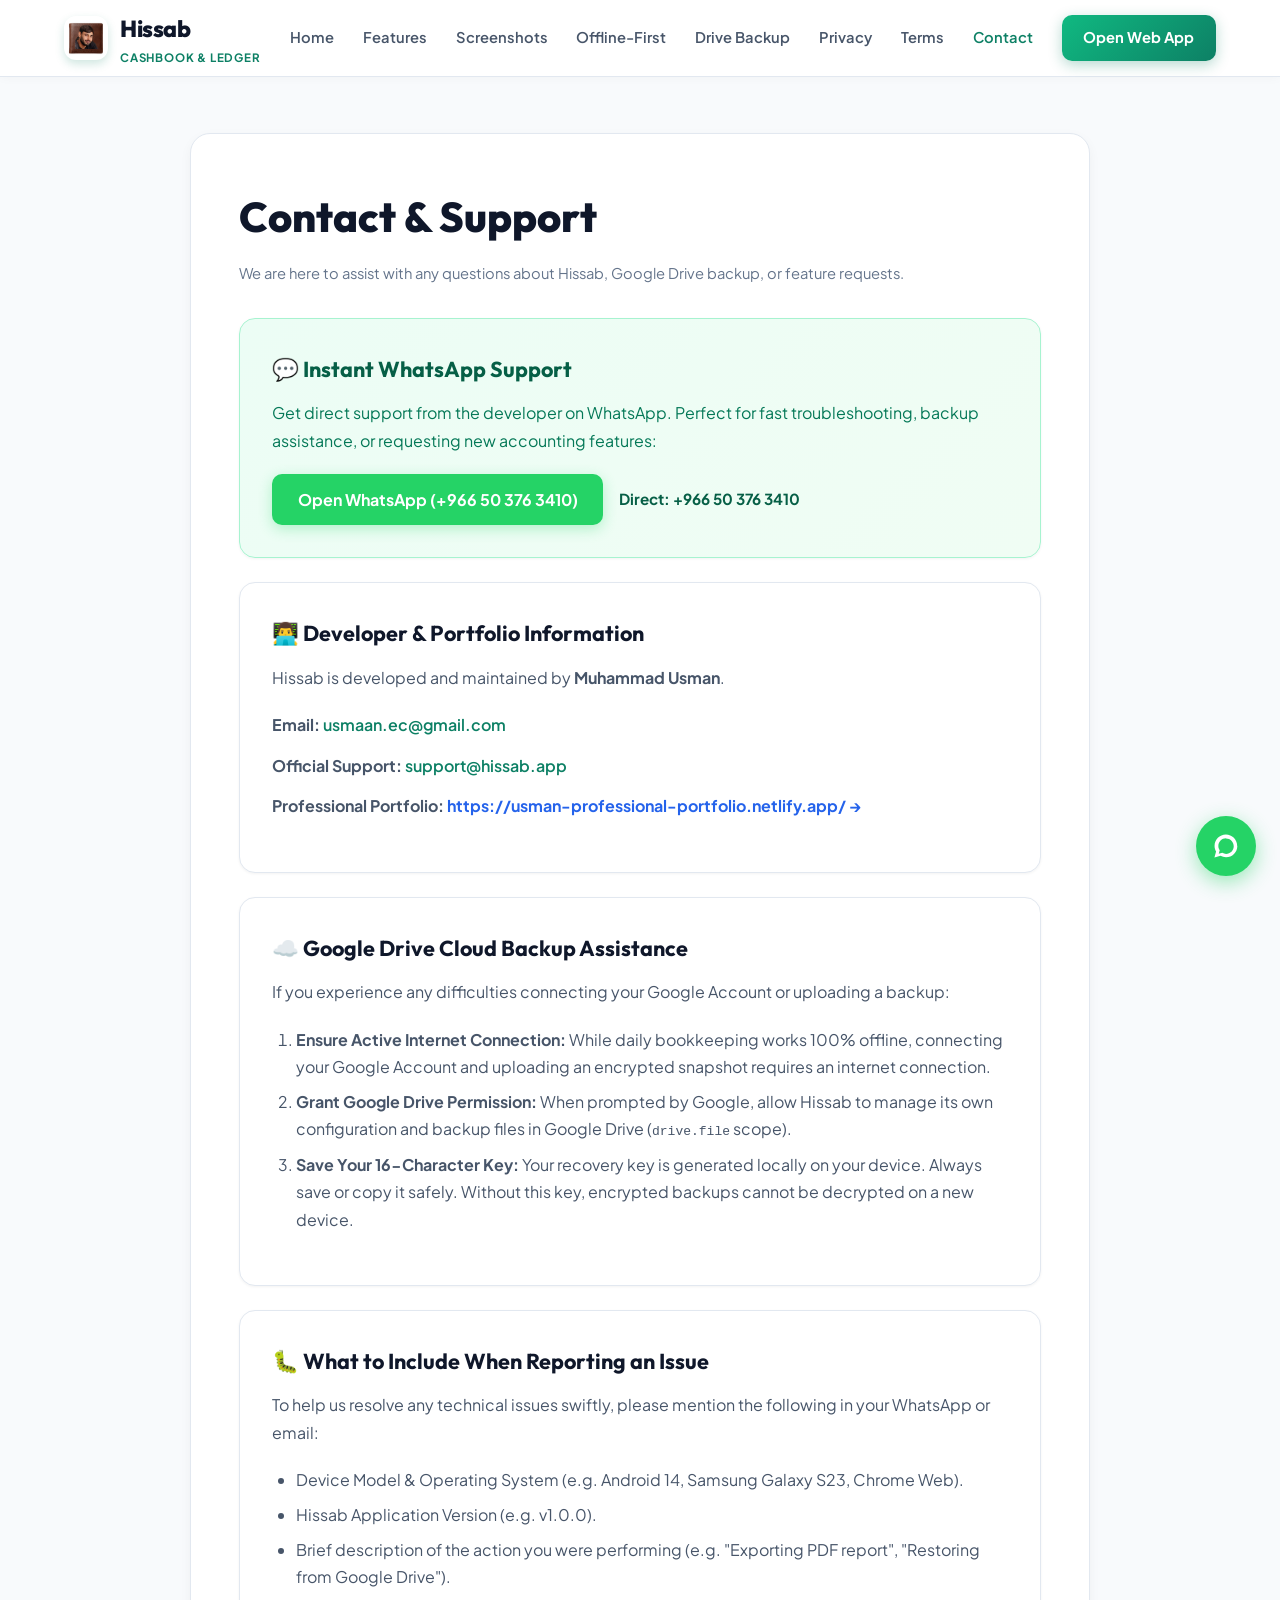
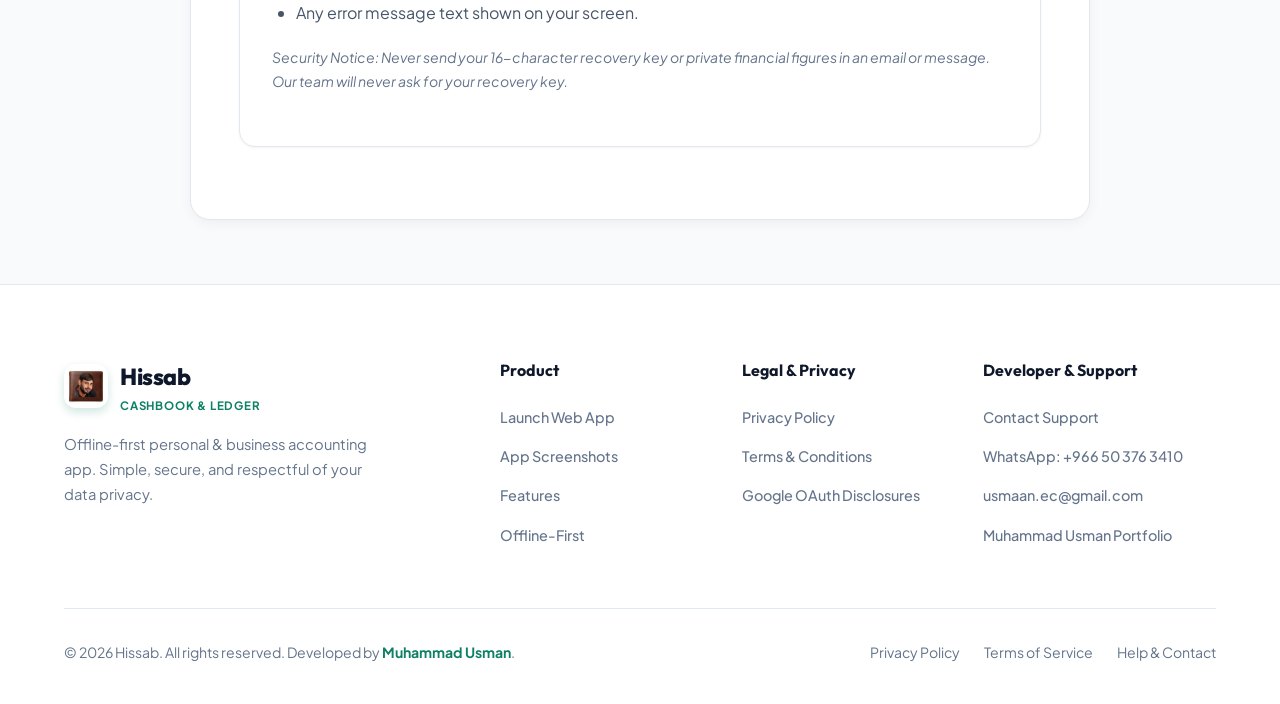
<file: web/contact.html>
<!DOCTYPE html>
<html lang="en">
<head>
  <meta charset="UTF-8">
  <meta name="viewport" content="width=device-width, initial-scale=1.0">
  <title>Contact &amp; Support - Hissab CashBook &amp; Ledger</title>
  
  <meta name="description" content="Get help with Hissab CashBook, Google Drive cloud backup, account restore, or report bugs to the developer Muhammad Usman.">
  <link rel="icon" type="image/png" href="favicon.png"/>
  <link rel="apple-touch-icon" href="icons/Icon-192.png">
  <link rel="canonical" href="https://hissab-d2529.web.app/contact">

  <link rel="preconnect" href="https://fonts.googleapis.com">
  <link rel="preconnect" href="https://fonts.gstatic.com" crossorigin>
  <link href="https://fonts.googleapis.com/css2?family=Plus+Jakarta+Sans:wght@400;500;600;700;800&family=Outfit:wght@400;500;600;700;800&display=swap" rel="stylesheet">
  <link rel="stylesheet" href="styles.css">
</head>
<body>

  <!-- Floating WhatsApp Button -->
  <a href="https://wa.me/966503763410?text=Hello%20Hissab%20Support" class="floating-whatsapp" target="_blank" rel="noopener noreferrer" title="Chat on WhatsApp (+966503763410)">
    <svg viewBox="0 0 24 24">
      <path d="M12.031 6.172c-3.181 0-5.767 2.586-5.768 5.766-.001 1.298.38 2.27 1.019 3.287l-.711 2.598 2.664-.699c.97.531 1.83.814 2.8.814 3.18 0 5.766-2.587 5.767-5.766.001-3.18-2.585-5.766-5.771-5.766zm8.47 5.766c-.002 4.68-3.807 8.484-8.487 8.484-1.48 0-2.889-.387-4.113-1.063l-4.57 1.2 1.22-4.457c-.742-1.28-1.134-2.748-1.136-4.164.002-4.68 3.807-8.484 8.488-8.484 4.681 0 8.486 3.804 8.488 8.484z"/>
    </svg>
  </a>

  <!-- Header -->
  <header>
    <div class="container nav-wrapper">
      <a href="/" class="brand">
        <img src="hissab_logo_120.png" alt="Hissab Official Logo" class="brand-logo">
        <div class="brand-text">
          <span class="brand-title">Hissab</span>
          <span class="brand-tagline">CashBook &amp; Ledger</span>
        </div>
      </a>

      <nav class="nav-links">
        <a href="/">Home</a>
        <a href="/#features">Features</a>
        <a href="/#screenshots">Screenshots</a>
        <a href="/#offline">Offline-First</a>
        <a href="/#cloud-backup">Drive Backup</a>
        <a href="/privacy-policy">Privacy</a>
        <a href="/terms-and-conditions">Terms</a>
        <a href="/contact" class="active">Contact</a>
      </nav>

      <div class="nav-actions">
        <a href="/app" class="btn btn-primary">Open Web App</a>
      </div>
    </div>
  </header>

  <!-- Main Content -->
  <main class="legal-page" style="max-width: 900px;">
    <h1>Contact &amp; Support</h1>
    <div class="effective-date">We are here to assist with any questions about Hissab, Google Drive backup, or feature requests.</div>

    <!-- WhatsApp Support Banner Card -->
    <div class="contact-card" style="background: linear-gradient(135deg, #ECFDF5 0%, #F0FDF4 100%); border-color: #A7F3D0;">
      <h3 style="color: #065F46;">💬 Instant WhatsApp Support</h3>
      <p style="color: #047857; margin-bottom: 1.25rem;">
        Get direct support from the developer on WhatsApp. Perfect for fast troubleshooting, backup assistance, or requesting new accounting features:
      </p>
      <div style="display: flex; gap: 1rem; align-items: center; flex-wrap: wrap;">
        <a href="https://wa.me/966503763410?text=Hello%20Hissab%20Support" target="_blank" rel="noopener noreferrer" class="btn btn-whatsapp" style="font-size: 1rem; padding: 0.75rem 1.6rem;">
          Open WhatsApp (+966 50 376 3410)
        </a>
        <span style="font-size: 0.95rem; font-weight: 700; color: #065F46;">Direct: +966 50 376 3410</span>
      </div>
    </div>

    <!-- Email & Portfolio Card -->
    <div class="contact-card">
      <h3>👨‍💻 Developer &amp; Portfolio Information</h3>
      <p>Hissab is developed and maintained by <strong>Muhammad Usman</strong>.</p>
      <ul style="list-style: none; padding-left: 0; margin-top: 1rem;">
        <li style="margin-bottom: 0.85rem;">
          <strong>Email:</strong> <a href="mailto:usmaan.ec@gmail.com" style="color: var(--primary); font-weight: 600; text-decoration: none;">usmaan.ec@gmail.com</a>
        </li>
        <li style="margin-bottom: 0.85rem;">
          <strong>Official Support:</strong> <a href="mailto:support@hissab.app" style="color: var(--primary); font-weight: 600; text-decoration: none;">support@hissab.app</a>
        </li>
        <li style="margin-bottom: 0.85rem;">
          <strong>Professional Portfolio:</strong> 
          <a href="https://usman-professional-portfolio.netlify.app/" target="_blank" rel="noopener noreferrer" style="color: var(--accent); font-weight: 700; text-decoration: none;">
            https://usman-professional-portfolio.netlify.app/ &rarr;
          </a>
        </li>
      </ul>
    </div>

    <!-- Troubleshooting Guide -->
    <div class="contact-card">
      <h3>☁️ Google Drive Cloud Backup Assistance</h3>
      <p>If you experience any difficulties connecting your Google Account or uploading a backup:</p>
      <ol style="padding-left: 1.5rem; margin-top: 0.75rem; color: var(--text-sub);">
        <li><strong>Ensure Active Internet Connection:</strong> While daily bookkeeping works 100% offline, connecting your Google Account and uploading an encrypted snapshot requires an internet connection.</li>
        <li><strong>Grant Google Drive Permission:</strong> When prompted by Google, allow Hissab to manage its own configuration and backup files in Google Drive (<code>drive.file</code> scope).</li>
        <li><strong>Save Your 16-Character Key:</strong> Your recovery key is generated locally on your device. Always save or copy it safely. Without this key, encrypted backups cannot be decrypted on a new device.</li>
      </ol>
    </div>

    <!-- Issue Reporting Guide -->
    <div class="contact-card">
      <h3>🐛 What to Include When Reporting an Issue</h3>
      <p>To help us resolve any technical issues swiftly, please mention the following in your WhatsApp or email:</p>
      <ul style="padding-left: 1.5rem; margin-top: 0.75rem; color: var(--text-sub);">
        <li>Device Model &amp; Operating System (e.g. Android 14, Samsung Galaxy S23, Chrome Web).</li>
        <li>Hissab Application Version (e.g. v1.0.0).</li>
        <li>Brief description of the action you were performing (e.g. "Exporting PDF report", "Restoring from Google Drive").</li>
        <li>Any error message text shown on your screen.</li>
      </ul>
      <p style="color: var(--text-muted); font-size: 0.88rem; margin-top: 1rem;">
        <em>Security Notice: Never send your 16-character recovery key or private financial figures in an email or message. Our team will never ask for your recovery key.</em>
      </p>
    </div>
  </main>

  <!-- Footer -->
  <footer>
    <div class="container">
      <div class="footer-grid">
        <div class="footer-about">
          <a href="/" class="brand">
            <img src="hissab_logo_120.png" alt="Hissab Logo" class="brand-logo">
            <div class="brand-text">
              <span class="brand-title">Hissab</span>
              <span class="brand-tagline">CashBook &amp; Ledger</span>
            </div>
          </a>
          <p>
            Offline-first personal &amp; business accounting app. Simple, secure, and respectful of your data privacy.
          </p>
        </div>

        <div class="footer-col">
          <h5>Product</h5>
          <ul>
            <li><a href="/app">Launch Web App</a></li>
            <li><a href="/#screenshots">App Screenshots</a></li>
            <li><a href="/#features">Features</a></li>
            <li><a href="/#offline">Offline-First</a></li>
          </ul>
        </div>

        <div class="footer-col">
          <h5>Legal &amp; Privacy</h5>
          <ul>
            <li><a href="/privacy-policy">Privacy Policy</a></li>
            <li><a href="/terms-and-conditions">Terms &amp; Conditions</a></li>
            <li><a href="/#cloud-backup">Google OAuth Disclosures</a></li>
          </ul>
        </div>

        <div class="footer-col">
          <h5>Developer &amp; Support</h5>
          <ul>
            <li><a href="/contact">Contact Support</a></li>
            <li><a href="https://wa.me/966503763410?text=Hello%20Hissab%20Support" target="_blank" rel="noopener noreferrer">WhatsApp: +966 50 376 3410</a></li>
            <li><a href="mailto:usmaan.ec@gmail.com">usmaan.ec@gmail.com</a></li>
            <li><a href="https://usman-professional-portfolio.netlify.app/" target="_blank" rel="noopener noreferrer">Muhammad Usman Portfolio</a></li>
          </ul>
        </div>
      </div>

      <div class="footer-bottom">
        <div>&copy; 2026 Hissab. All rights reserved. Developed by <a href="https://usman-professional-portfolio.netlify.app/" target="_blank" rel="noopener noreferrer" style="color: var(--primary); font-weight: 700; text-decoration: none;">Muhammad Usman</a>.</div>
        <div style="display: flex; gap: 1.5rem;">
          <a href="/privacy-policy" style="color: var(--text-muted); text-decoration: none;">Privacy Policy</a>
          <a href="/terms-and-conditions" style="color: var(--text-muted); text-decoration: none;">Terms of Service</a>
          <a href="/contact" style="color: var(--text-muted); text-decoration: none;">Help &amp; Contact</a>
        </div>
      </div>
    </div>
  </footer>

</body>
</html>
</file>
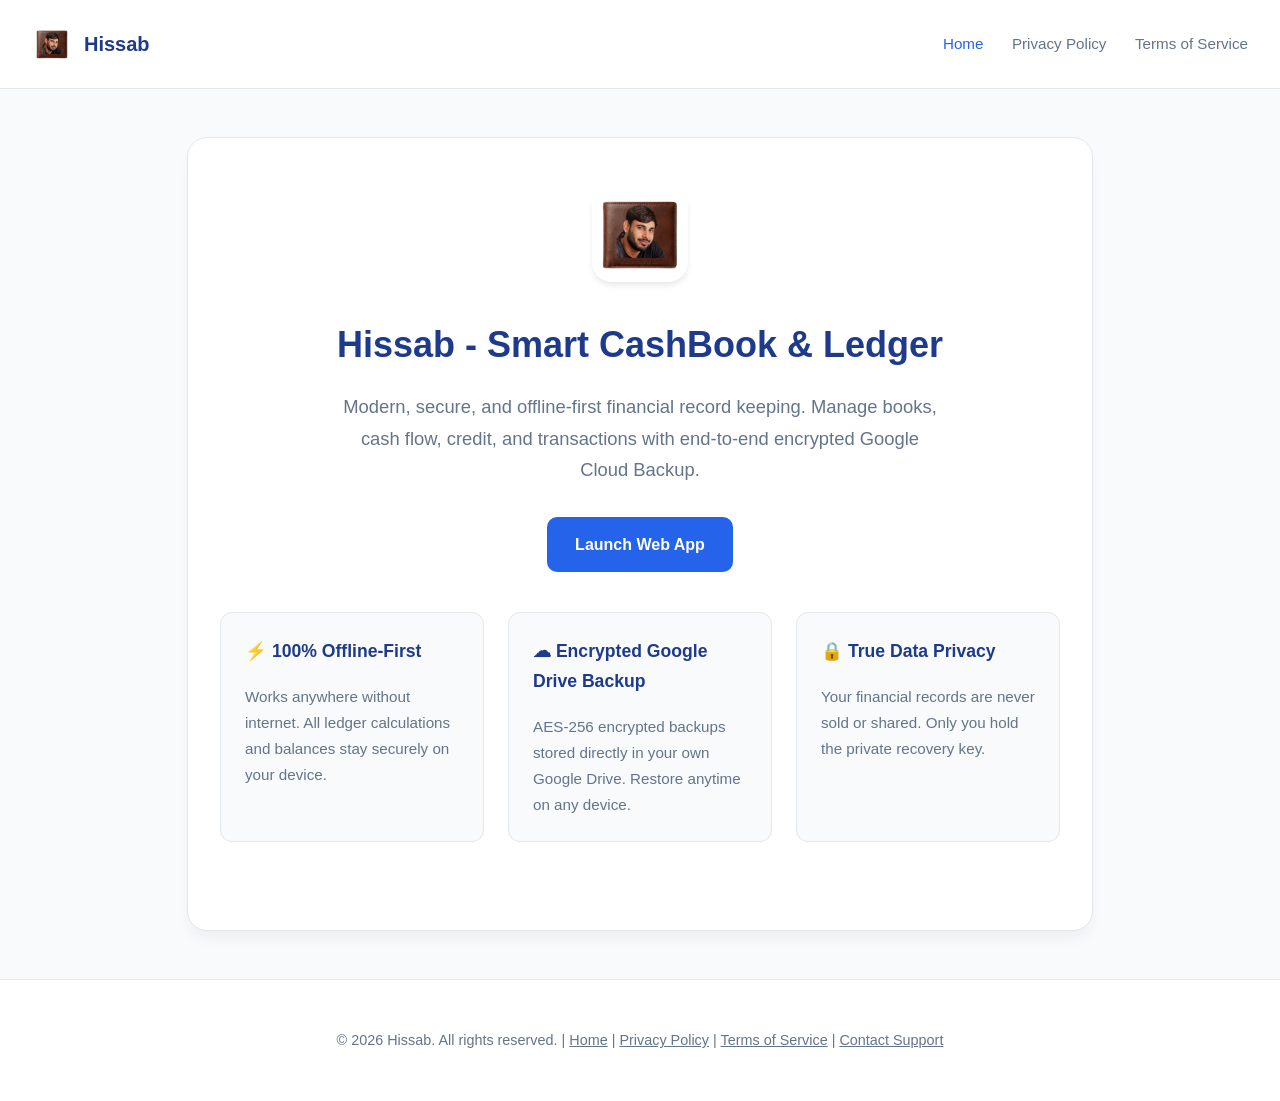
<file: web/home.html>
<!DOCTYPE html>
<html lang="en">
<head>
  <meta charset="UTF-8">
  <meta name="viewport" content="width=device-width, initial-scale=1.0">
  <title>Hissab - Smart CashBook & Ledger</title>
  <link rel="icon" type="image/png" href="favicon.png"/>
  <style>
    :root {
      --primary: #1E3A8A;
      --accent: #2563EB;
      --bg: #F8FAFC;
      --surface: #FFFFFF;
      --text: #1E293B;
      --text-muted: #64748B;
      --border: #E2E8F0;
    }
    body {
      font-family: -apple-system, BlinkMacSystemFont, "Segoe UI", Roboto, Oxygen, Ubuntu, Cantarell, sans-serif;
      line-height: 1.7;
      color: var(--text);
      background-color: var(--bg);
      margin: 0;
      padding: 0;
    }
    header {
      background: var(--surface);
      border-bottom: 1px solid var(--border);
      padding: 1.5rem 2rem;
      display: flex;
      align-items: center;
      justify-content: space-between;
    }
    .brand {
      display: flex;
      align-items: center;
      gap: 12px;
      text-decoration: none;
      color: var(--primary);
      font-weight: 700;
      font-size: 1.25rem;
    }
    .brand img {
      width: 40px;
      height: 40px;
      border-radius: 8px;
    }
    nav a {
      color: var(--text-muted);
      text-decoration: none;
      margin-left: 1.5rem;
      font-size: 0.95rem;
      font-weight: 500;
    }
    nav a:hover {
      color: var(--accent);
    }
    .hero {
      max-width: 840px;
      margin: 3rem auto;
      padding: 3rem 2rem;
      background: var(--surface);
      border-radius: 20px;
      border: 1px solid var(--border);
      text-align: center;
      box-shadow: 0 10px 15px -3px rgba(0, 0, 0, 0.05);
    }
    .hero img.logo {
      width: 96px;
      height: 96px;
      border-radius: 20px;
      margin-bottom: 1.5rem;
      box-shadow: 0 4px 6px -1px rgba(0, 0, 0, 0.1);
    }
    h1 {
      color: var(--primary);
      font-size: 2.25rem;
      margin: 0 0 1rem 0;
    }
    p.lead {
      font-size: 1.15rem;
      color: var(--text-muted);
      max-width: 600px;
      margin: 0 auto 2rem auto;
    }
    .features {
      display: grid;
      grid-template-columns: repeat(auto-fit, minmax(240px, 1fr));
      gap: 1.5rem;
      text-align: left;
      margin: 2.5rem 0;
    }
    .card {
      padding: 1.5rem;
      background: var(--bg);
      border-radius: 12px;
      border: 1px solid var(--border);
    }
    .card h3 {
      margin-top: 0;
      color: var(--primary);
      font-size: 1.1rem;
    }
    .card p {
      margin-bottom: 0;
      font-size: 0.95rem;
      color: var(--text-muted);
    }
    .btn {
      display: inline-block;
      background: var(--accent);
      color: white;
      text-decoration: none;
      padding: 0.85rem 1.75rem;
      border-radius: 10px;
      font-weight: 600;
      font-size: 1rem;
      transition: background 0.2s;
    }
    .btn:hover {
      background: #1D4ED8;
    }
    footer {
      text-align: center;
      padding: 3rem 2rem;
      color: var(--text-muted);
      font-size: 0.9rem;
      border-top: 1px solid var(--border);
      background: var(--surface);
    }
  </style>
</head>
<body>

  <header>
    <a href="home.html" class="brand">
      <img src="hissab_logo_120.png" alt="Hissab Logo">
      <span>Hissab</span>
    </a>
    <nav>
      <a href="home.html" style="color: var(--accent);">Home</a>
      <a href="privacy.html">Privacy Policy</a>
      <a href="terms.html">Terms of Service</a>
    </nav>
  </header>

  <div class="hero">
    <img src="hissab_logo_120.png" alt="Hissab App" class="logo">
    <h1>Hissab - Smart CashBook & Ledger</h1>
    <p class="lead">
      Modern, secure, and offline-first financial record keeping. Manage books, cash flow, credit, and transactions with end-to-end encrypted Google Cloud Backup.
    </p>

    <a href="index.html" class="btn">Launch Web App</a>

    <div class="features">
      <div class="card">
        <h3>⚡ 100% Offline-First</h3>
        <p>Works anywhere without internet. All ledger calculations and balances stay securely on your device.</p>
      </div>
      <div class="card">
        <h3>☁ Encrypted Google Drive Backup</h3>
        <p>AES-256 encrypted backups stored directly in your own Google Drive. Restore anytime on any device.</p>
      </div>
      <div class="card">
        <h3>🔒 True Data Privacy</h3>
        <p>Your financial records are never sold or shared. Only you hold the private recovery key.</p>
      </div>
    </div>
  </div>

  <footer>
    &copy; 2026 Hissab. All rights reserved. | 
    <a href="home.html" style="color: inherit;">Home</a> | 
    <a href="privacy.html" style="color: inherit;">Privacy Policy</a> | 
    <a href="terms.html" style="color: inherit;">Terms of Service</a> | 
    <a href="mailto:usmaan.ec@gmail.com" style="color: inherit;">Contact Support</a>
  </footer>

</body>
</html>
</file>
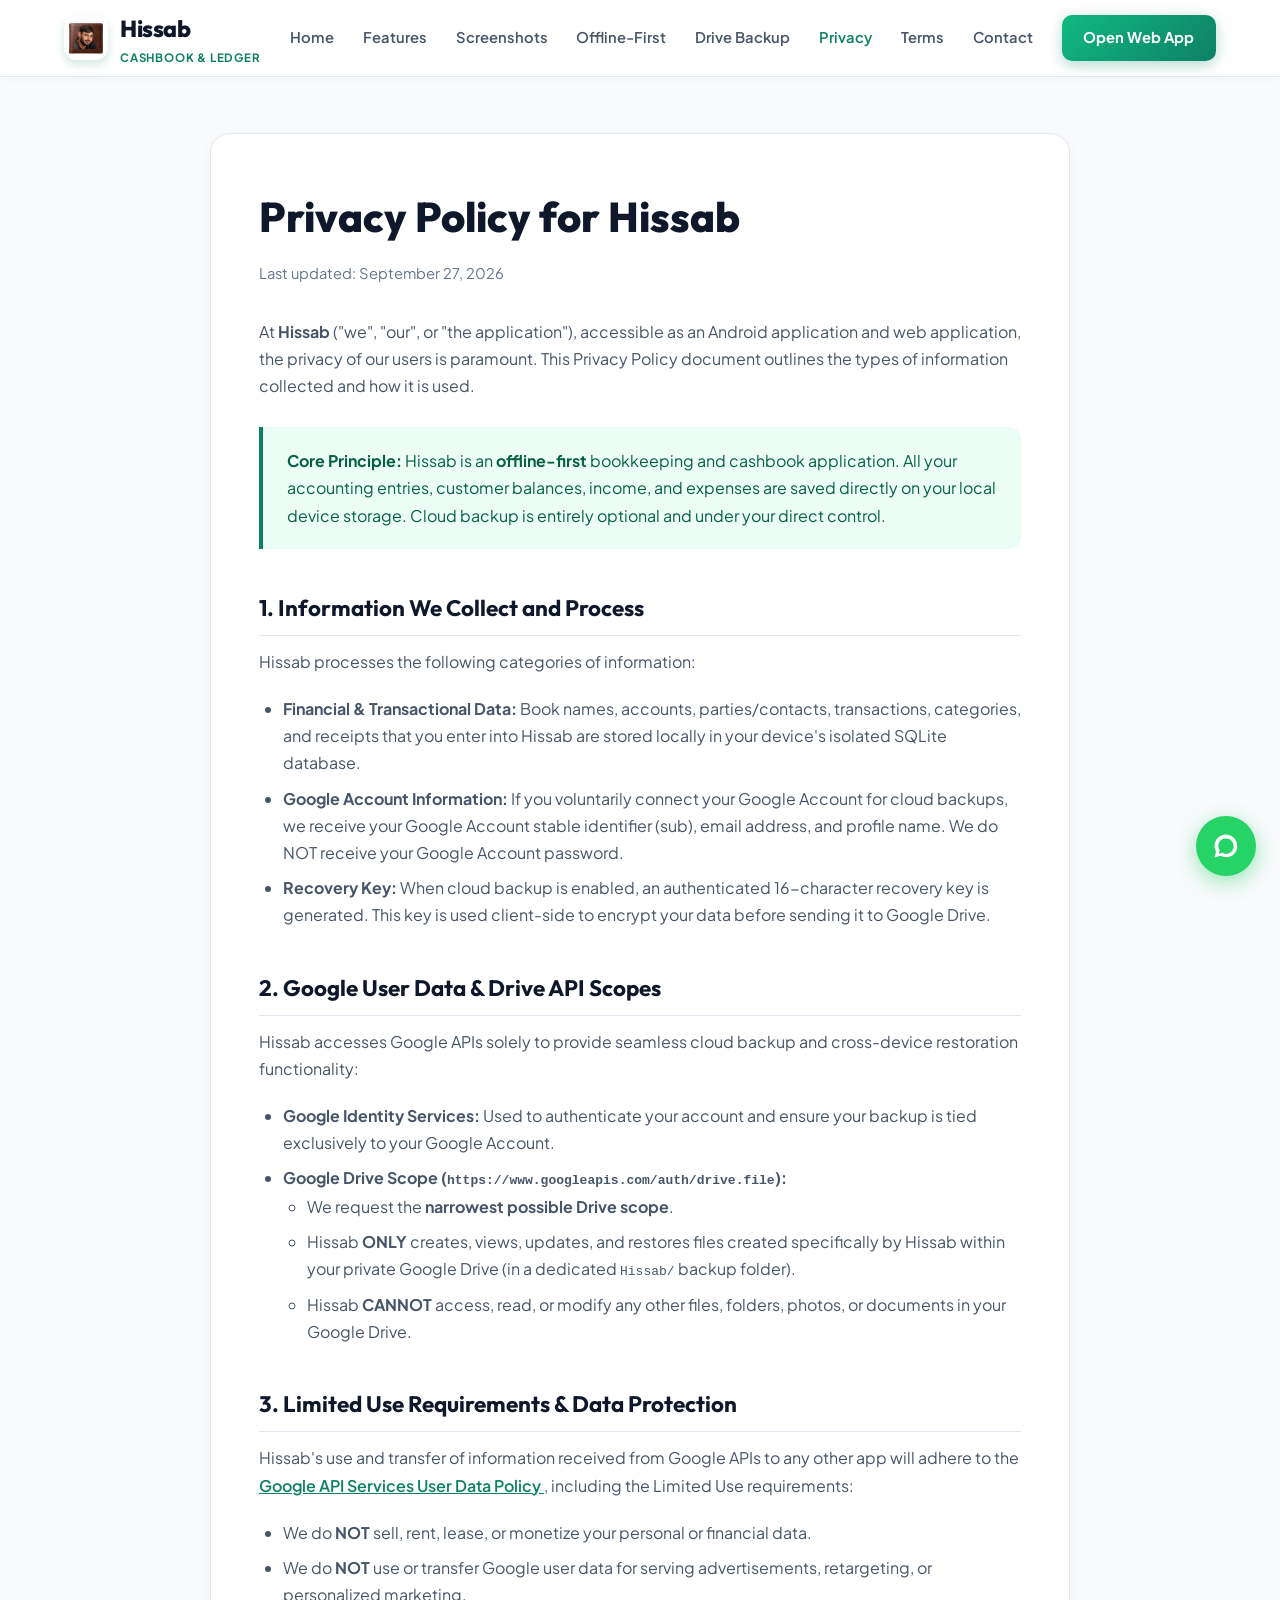
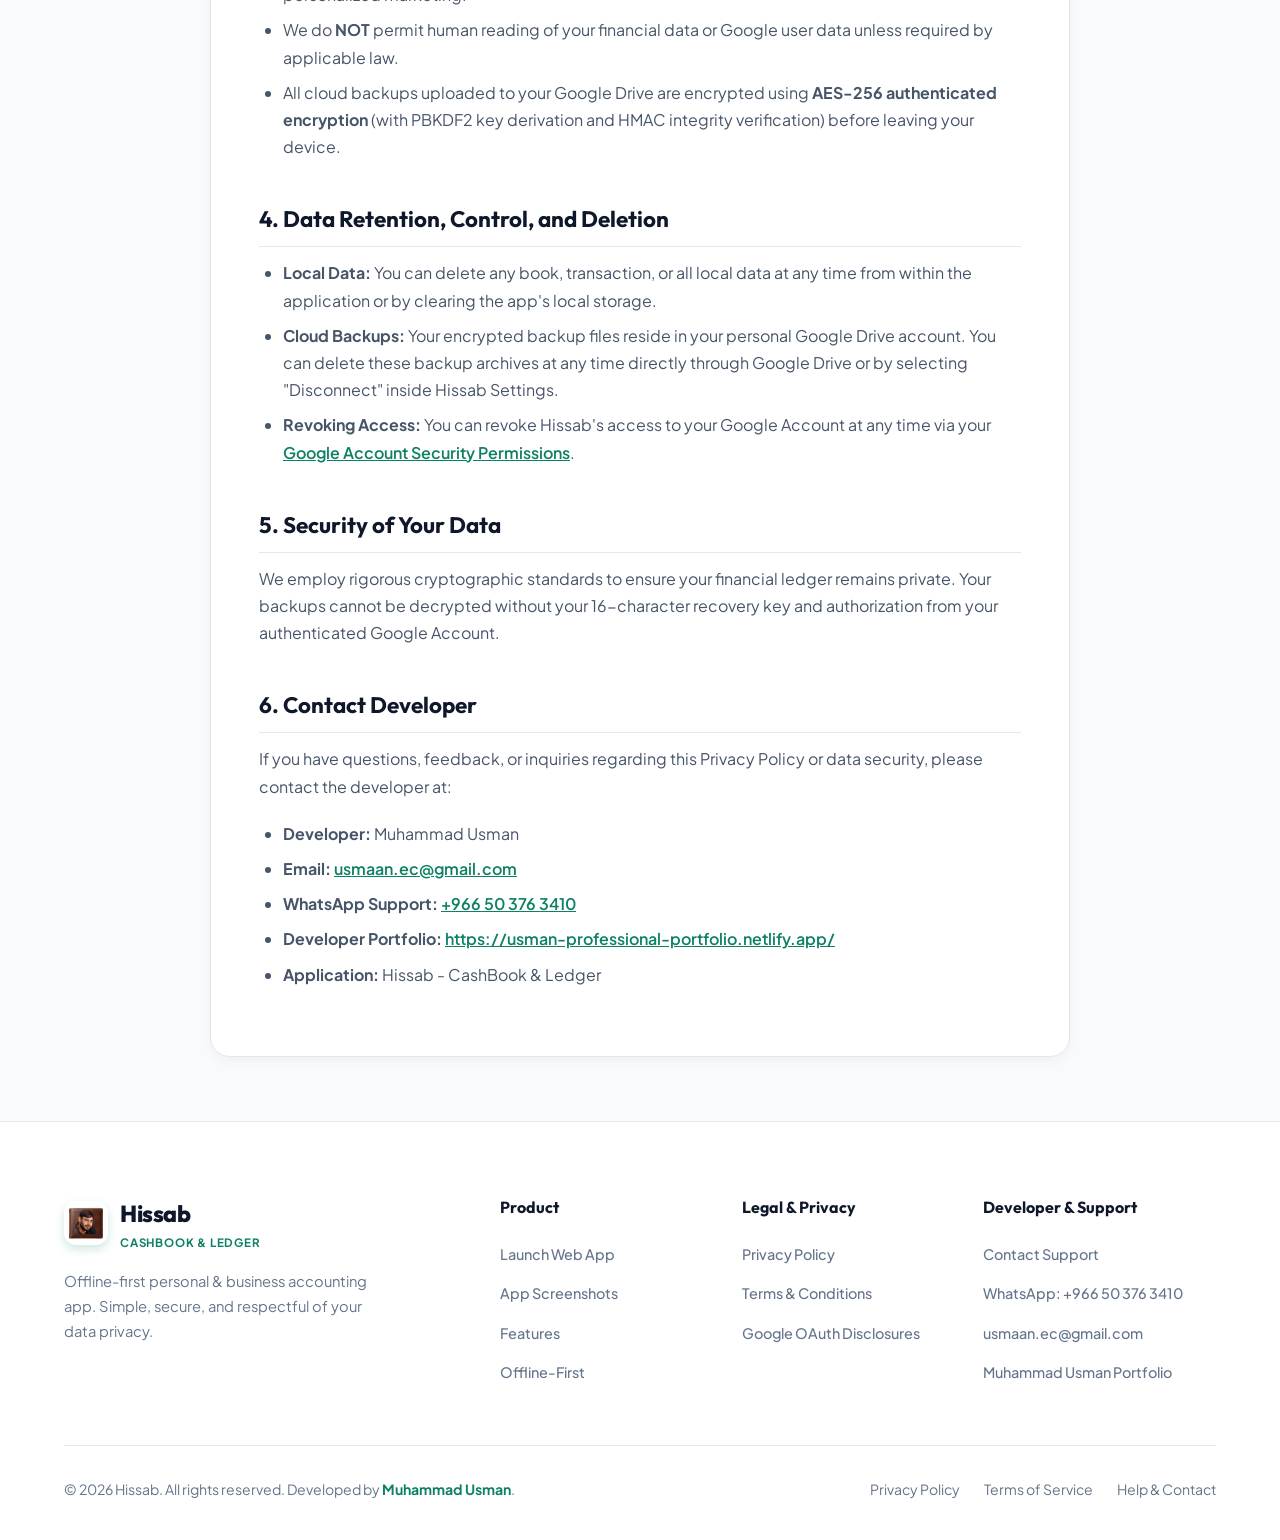
<file: web/privacy.html>
<!DOCTYPE html>
<html lang="en">
<head>
  <meta charset="UTF-8">
  <meta name="viewport" content="width=device-width, initial-scale=1.0">
  <title>Privacy Policy - Hissab CashBook &amp; Ledger</title>
  <link rel="icon" type="image/png" href="favicon.png"/>
  <link rel="canonical" href="https://hissab-d2529.web.app/privacy-policy">

  <link rel="preconnect" href="https://fonts.googleapis.com">
  <link rel="preconnect" href="https://fonts.gstatic.com" crossorigin>
  <link href="https://fonts.googleapis.com/css2?family=Plus+Jakarta+Sans:wght@400;500;600;700;800&family=Outfit:wght@400;500;600;700;800&display=swap" rel="stylesheet">
  <link rel="stylesheet" href="styles.css">
</head>
<body>

  <!-- Floating WhatsApp Button -->
  <a href="https://wa.me/966503763410?text=Hello%20Hissab%20Support" class="floating-whatsapp" target="_blank" rel="noopener noreferrer" title="Chat on WhatsApp (+966503763410)">
    <svg viewBox="0 0 24 24">
      <path d="M12.031 6.172c-3.181 0-5.767 2.586-5.768 5.766-.001 1.298.38 2.27 1.019 3.287l-.711 2.598 2.664-.699c.97.531 1.83.814 2.8.814 3.18 0 5.766-2.587 5.767-5.766.001-3.18-2.585-5.766-5.771-5.766zm8.47 5.766c-.002 4.68-3.807 8.484-8.487 8.484-1.48 0-2.889-.387-4.113-1.063l-4.57 1.2 1.22-4.457c-.742-1.28-1.134-2.748-1.136-4.164.002-4.68 3.807-8.484 8.488-8.484 4.681 0 8.486 3.804 8.488 8.484z"/>
    </svg>
  </a>

  <!-- Header -->
  <header>
    <div class="container nav-wrapper">
      <a href="/" class="brand">
        <img src="hissab_logo_120.png" alt="Hissab Official Logo" class="brand-logo">
        <div class="brand-text">
          <span class="brand-title">Hissab</span>
          <span class="brand-tagline">CashBook &amp; Ledger</span>
        </div>
      </a>

      <nav class="nav-links">
        <a href="/">Home</a>
        <a href="/#features">Features</a>
        <a href="/#screenshots">Screenshots</a>
        <a href="/#offline">Offline-First</a>
        <a href="/#cloud-backup">Drive Backup</a>
        <a href="/privacy-policy" class="active">Privacy</a>
        <a href="/terms-and-conditions">Terms</a>
        <a href="/contact">Contact</a>
      </nav>

      <div class="nav-actions">
        <a href="/app" class="btn btn-primary">Open Web App</a>
      </div>
    </div>
  </header>

  <!-- Legal Main Content -->
  <main class="legal-page">
    <h1>Privacy Policy for Hissab</h1>
    <div class="effective-date">Last updated: September 27, 2026</div>

    <p>
      At <strong>Hissab</strong> ("we", "our", or "the application"), accessible as an Android application and web application, 
      the privacy of our users is paramount. This Privacy Policy document outlines the types of information collected and how it is used.
    </p>

    <div class="highlight-box">
      <strong>Core Principle:</strong> Hissab is an <strong>offline-first</strong> bookkeeping and cashbook application. 
      All your accounting entries, customer balances, income, and expenses are saved directly on your local device storage. 
      Cloud backup is entirely optional and under your direct control.
    </div>

    <h2>1. Information We Collect and Process</h2>
    <p>Hissab processes the following categories of information:</p>
    <ul>
      <li><strong>Financial &amp; Transactional Data:</strong> Book names, accounts, parties/contacts, transactions, categories, and receipts that you enter into Hissab are stored locally in your device's isolated SQLite database.</li>
      <li><strong>Google Account Information:</strong> If you voluntarily connect your Google Account for cloud backups, we receive your Google Account stable identifier (sub), email address, and profile name. We do NOT receive your Google Account password.</li>
      <li><strong>Recovery Key:</strong> When cloud backup is enabled, an authenticated 16-character recovery key is generated. This key is used client-side to encrypt your data before sending it to Google Drive.</li>
    </ul>

    <h2>2. Google User Data &amp; Drive API Scopes</h2>
    <p>Hissab accesses Google APIs solely to provide seamless cloud backup and cross-device restoration functionality:</p>
    <ul>
      <li><strong>Google Identity Services:</strong> Used to authenticate your account and ensure your backup is tied exclusively to your Google Account.</li>
      <li><strong>Google Drive Scope (<code>https://www.googleapis.com/auth/drive.file</code>):</strong>
        <ul>
          <li>We request the <strong>narrowest possible Drive scope</strong>.</li>
          <li>Hissab <strong>ONLY</strong> creates, views, updates, and restores files created specifically by Hissab within your private Google Drive (in a dedicated <code>Hissab/</code> backup folder).</li>
          <li>Hissab <strong>CANNOT</strong> access, read, or modify any other files, folders, photos, or documents in your Google Drive.</li>
        </ul>
      </li>
    </ul>

    <h2>3. Limited Use Requirements &amp; Data Protection</h2>
    <p>
      Hissab's use and transfer of information received from Google APIs to any other app will adhere to the 
      <a href="https://developers.google.com/terms/api-services-user-data-policy" target="_blank" rel="noopener noreferrer" style="color: var(--primary); font-weight: 600;">
        Google API Services User Data Policy
      </a>, including the Limited Use requirements:
    </p>
    <ul>
      <li>We do <strong>NOT</strong> sell, rent, lease, or monetize your personal or financial data.</li>
      <li>We do <strong>NOT</strong> use or transfer Google user data for serving advertisements, retargeting, or personalized marketing.</li>
      <li>We do <strong>NOT</strong> permit human reading of your financial data or Google user data unless required by applicable law.</li>
      <li>All cloud backups uploaded to your Google Drive are encrypted using <strong>AES-256 authenticated encryption</strong> (with PBKDF2 key derivation and HMAC integrity verification) before leaving your device.</li>
    </ul>

    <h2>4. Data Retention, Control, and Deletion</h2>
    <ul>
      <li><strong>Local Data:</strong> You can delete any book, transaction, or all local data at any time from within the application or by clearing the app's local storage.</li>
      <li><strong>Cloud Backups:</strong> Your encrypted backup files reside in your personal Google Drive account. You can delete these backup archives at any time directly through Google Drive or by selecting "Disconnect" inside Hissab Settings.</li>
      <li><strong>Revoking Access:</strong> You can revoke Hissab's access to your Google Account at any time via your <a href="https://myaccount.google.com/permissions" target="_blank" rel="noopener noreferrer" style="color: var(--primary); font-weight: 600;">Google Account Security Permissions</a>.</li>
    </ul>

    <h2>5. Security of Your Data</h2>
    <p>
      We employ rigorous cryptographic standards to ensure your financial ledger remains private. Your backups cannot be decrypted without your 16-character recovery key and authorization from your authenticated Google Account.
    </p>

    <h2>6. Contact Developer</h2>
    <p>
      If you have questions, feedback, or inquiries regarding this Privacy Policy or data security, please contact the developer at:
    </p>
    <ul>
      <li><strong>Developer:</strong> Muhammad Usman</li>
      <li><strong>Email:</strong> <a href="mailto:usmaan.ec@gmail.com" style="color: var(--primary); font-weight: 600;">usmaan.ec@gmail.com</a></li>
      <li><strong>WhatsApp Support:</strong> <a href="https://wa.me/966503763410" target="_blank" rel="noopener noreferrer" style="color: var(--primary); font-weight: 600;">+966 50 376 3410</a></li>
      <li><strong>Developer Portfolio:</strong> <a href="https://usman-professional-portfolio.netlify.app/" target="_blank" rel="noopener noreferrer" style="color: var(--primary); font-weight: 600;">https://usman-professional-portfolio.netlify.app/</a></li>
      <li><strong>Application:</strong> Hissab - CashBook &amp; Ledger</li>
    </ul>
  </main>

  <!-- Footer -->
  <footer>
    <div class="container">
      <div class="footer-grid">
        <div class="footer-about">
          <a href="/" class="brand">
            <img src="hissab_logo_120.png" alt="Hissab Logo" class="brand-logo">
            <div class="brand-text">
              <span class="brand-title">Hissab</span>
              <span class="brand-tagline">CashBook &amp; Ledger</span>
            </div>
          </a>
          <p>
            Offline-first personal &amp; business accounting app. Simple, secure, and respectful of your data privacy.
          </p>
        </div>

        <div class="footer-col">
          <h5>Product</h5>
          <ul>
            <li><a href="/app">Launch Web App</a></li>
            <li><a href="/#screenshots">App Screenshots</a></li>
            <li><a href="/#features">Features</a></li>
            <li><a href="/#offline">Offline-First</a></li>
          </ul>
        </div>

        <div class="footer-col">
          <h5>Legal &amp; Privacy</h5>
          <ul>
            <li><a href="/privacy-policy">Privacy Policy</a></li>
            <li><a href="/terms-and-conditions">Terms &amp; Conditions</a></li>
            <li><a href="/#cloud-backup">Google OAuth Disclosures</a></li>
          </ul>
        </div>

        <div class="footer-col">
          <h5>Developer &amp; Support</h5>
          <ul>
            <li><a href="/contact">Contact Support</a></li>
            <li><a href="https://wa.me/966503763410?text=Hello%20Hissab%20Support" target="_blank" rel="noopener noreferrer">WhatsApp: +966 50 376 3410</a></li>
            <li><a href="mailto:usmaan.ec@gmail.com">usmaan.ec@gmail.com</a></li>
            <li><a href="https://usman-professional-portfolio.netlify.app/" target="_blank" rel="noopener noreferrer">Muhammad Usman Portfolio</a></li>
          </ul>
        </div>
      </div>

      <div class="footer-bottom">
        <div>&copy; 2026 Hissab. All rights reserved. Developed by <a href="https://usman-professional-portfolio.netlify.app/" target="_blank" rel="noopener noreferrer" style="color: var(--primary); font-weight: 700; text-decoration: none;">Muhammad Usman</a>.</div>
        <div style="display: flex; gap: 1.5rem;">
          <a href="/privacy-policy" style="color: var(--text-muted); text-decoration: none;">Privacy Policy</a>
          <a href="/terms-and-conditions" style="color: var(--text-muted); text-decoration: none;">Terms of Service</a>
          <a href="/contact" style="color: var(--text-muted); text-decoration: none;">Help &amp; Contact</a>
        </div>
      </div>
    </div>
  </footer>

</body>
</html>
</file>
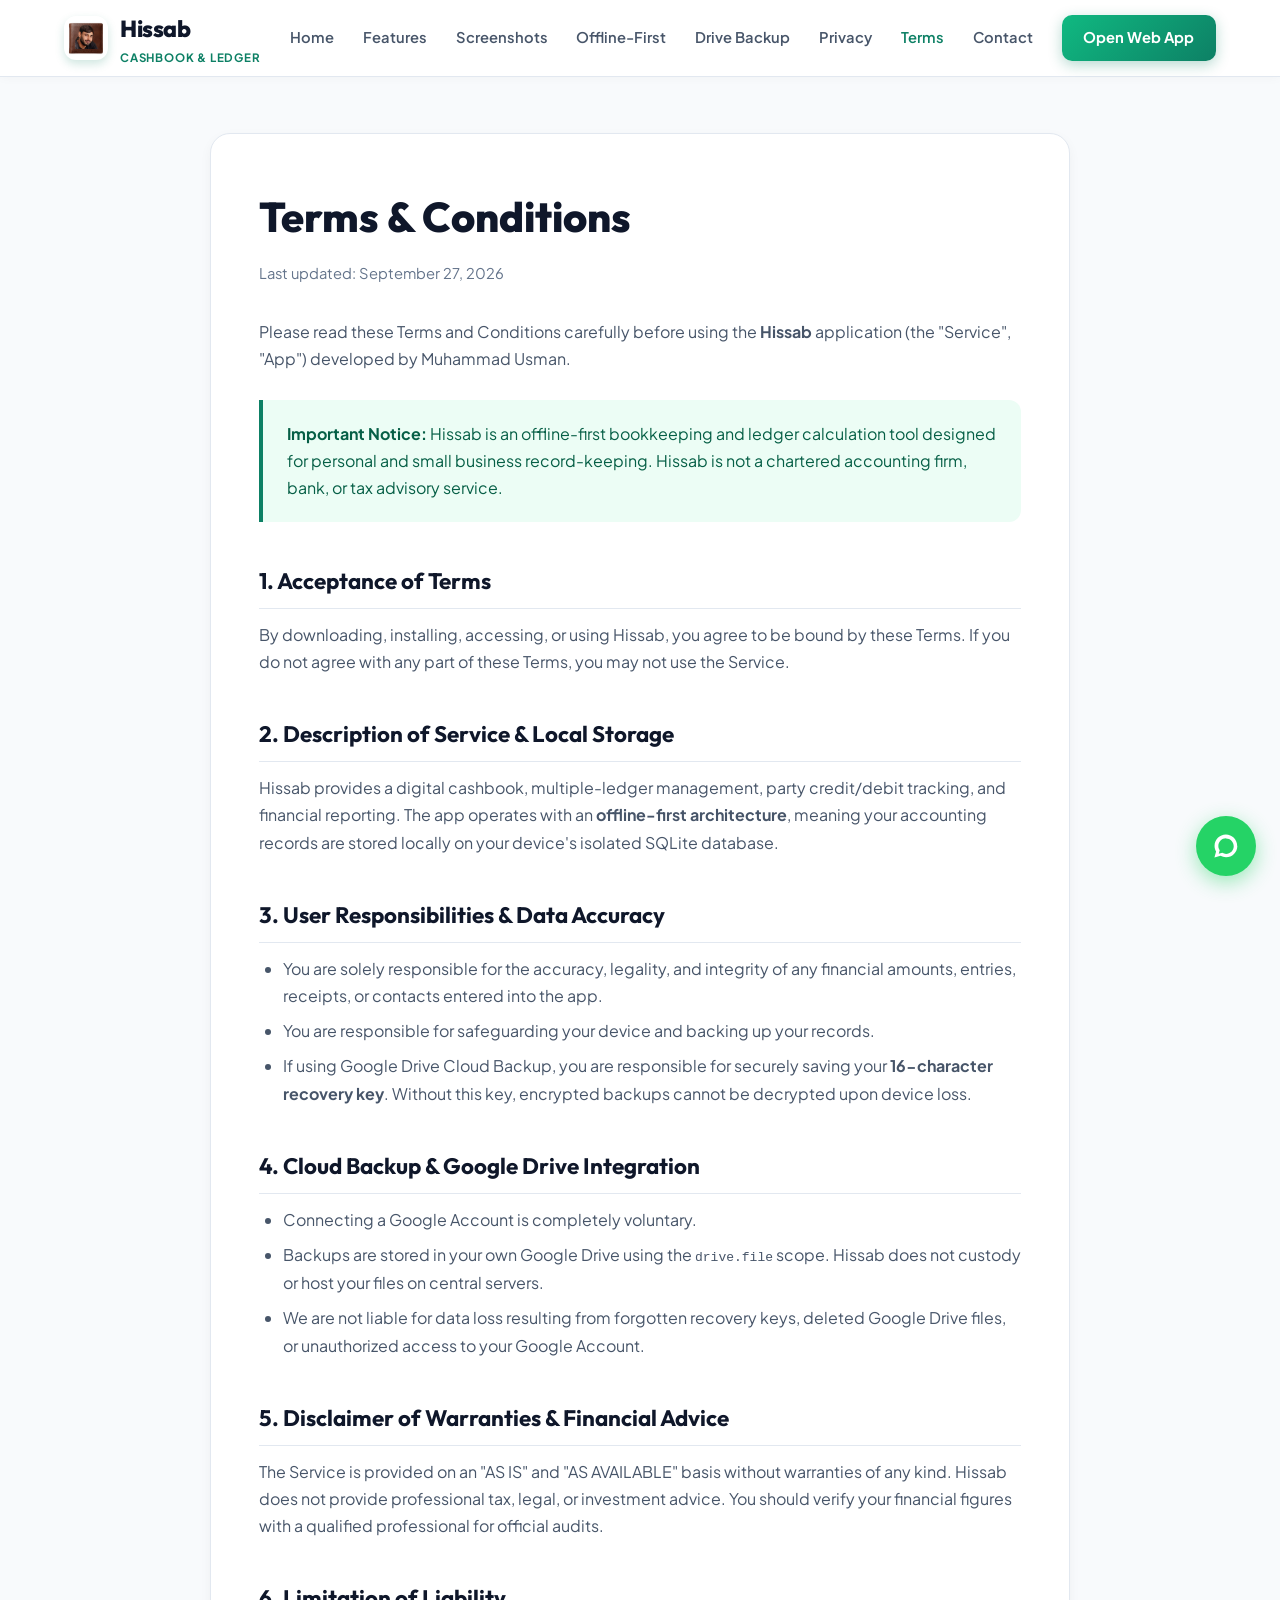
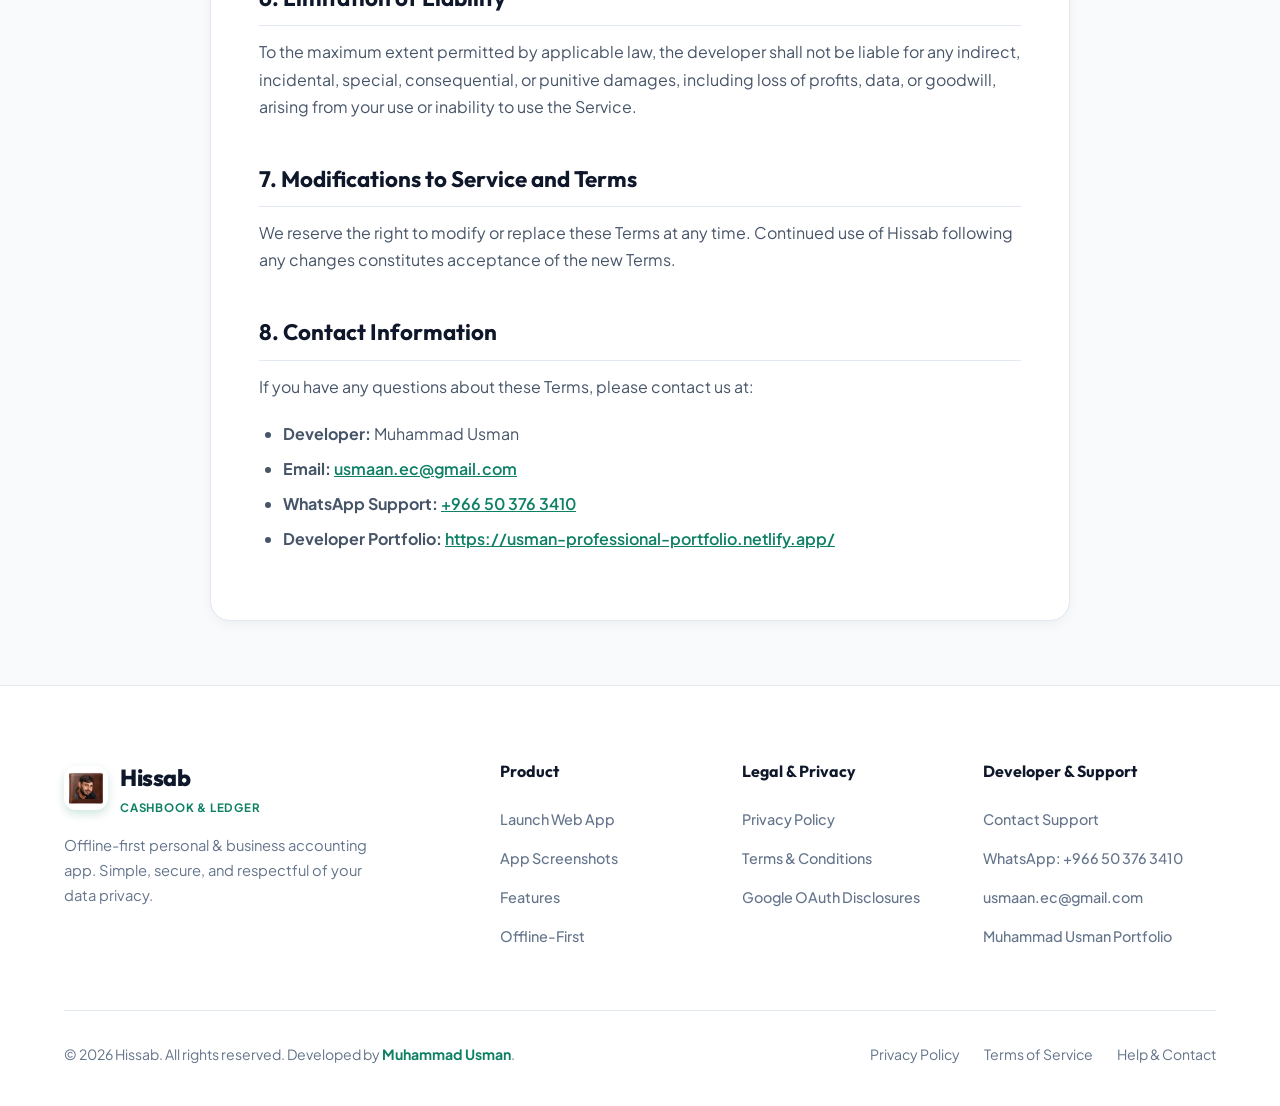
<file: web/terms.html>
<!DOCTYPE html>
<html lang="en">
<head>
  <meta charset="UTF-8">
  <meta name="viewport" content="width=device-width, initial-scale=1.0">
  <title>Terms &amp; Conditions - Hissab CashBook &amp; Ledger</title>
  <link rel="icon" type="image/png" href="favicon.png"/>
  <link rel="canonical" href="https://hissab-d2529.web.app/terms-and-conditions">

  <link rel="preconnect" href="https://fonts.googleapis.com">
  <link rel="preconnect" href="https://fonts.gstatic.com" crossorigin>
  <link href="https://fonts.googleapis.com/css2?family=Plus+Jakarta+Sans:wght@400;500;600;700;800&family=Outfit:wght@400;500;600;700;800&display=swap" rel="stylesheet">
  <link rel="stylesheet" href="styles.css">
</head>
<body>

  <!-- Floating WhatsApp Button -->
  <a href="https://wa.me/966503763410?text=Hello%20Hissab%20Support" class="floating-whatsapp" target="_blank" rel="noopener noreferrer" title="Chat on WhatsApp (+966503763410)">
    <svg viewBox="0 0 24 24">
      <path d="M12.031 6.172c-3.181 0-5.767 2.586-5.768 5.766-.001 1.298.38 2.27 1.019 3.287l-.711 2.598 2.664-.699c.97.531 1.83.814 2.8.814 3.18 0 5.766-2.587 5.767-5.766.001-3.18-2.585-5.766-5.771-5.766zm8.47 5.766c-.002 4.68-3.807 8.484-8.487 8.484-1.48 0-2.889-.387-4.113-1.063l-4.57 1.2 1.22-4.457c-.742-1.28-1.134-2.748-1.136-4.164.002-4.68 3.807-8.484 8.488-8.484 4.681 0 8.486 3.804 8.488 8.484z"/>
    </svg>
  </a>

  <!-- Header -->
  <header>
    <div class="container nav-wrapper">
      <a href="/" class="brand">
        <img src="hissab_logo_120.png" alt="Hissab Official Logo" class="brand-logo">
        <div class="brand-text">
          <span class="brand-title">Hissab</span>
          <span class="brand-tagline">CashBook &amp; Ledger</span>
        </div>
      </a>

      <nav class="nav-links">
        <a href="/">Home</a>
        <a href="/#features">Features</a>
        <a href="/#screenshots">Screenshots</a>
        <a href="/#offline">Offline-First</a>
        <a href="/#cloud-backup">Drive Backup</a>
        <a href="/privacy-policy">Privacy</a>
        <a href="/terms-and-conditions" class="active">Terms</a>
        <a href="/contact">Contact</a>
      </nav>

      <div class="nav-actions">
        <a href="/app" class="btn btn-primary">Open Web App</a>
      </div>
    </div>
  </header>

  <!-- Legal Main Content -->
  <main class="legal-page">
    <h1>Terms &amp; Conditions</h1>
    <div class="effective-date">Last updated: September 27, 2026</div>

    <p>
      Please read these Terms and Conditions carefully before using the <strong>Hissab</strong> application 
      (the "Service", "App") developed by Muhammad Usman.
    </p>

    <div class="highlight-box">
      <strong>Important Notice:</strong> Hissab is an offline-first bookkeeping and ledger calculation tool designed for personal 
      and small business record-keeping. Hissab is not a chartered accounting firm, bank, or tax advisory service.
    </div>

    <h2>1. Acceptance of Terms</h2>
    <p>
      By downloading, installing, accessing, or using Hissab, you agree to be bound by these Terms. 
      If you do not agree with any part of these Terms, you may not use the Service.
    </p>

    <h2>2. Description of Service &amp; Local Storage</h2>
    <p>
      Hissab provides a digital cashbook, multiple-ledger management, party credit/debit tracking, 
      and financial reporting. The app operates with an <strong>offline-first architecture</strong>, meaning your accounting records 
      are stored locally on your device's isolated SQLite database.
    </p>

    <h2>3. User Responsibilities &amp; Data Accuracy</h2>
    <ul>
      <li>You are solely responsible for the accuracy, legality, and integrity of any financial amounts, entries, receipts, or contacts entered into the app.</li>
      <li>You are responsible for safeguarding your device and backing up your records.</li>
      <li>If using Google Drive Cloud Backup, you are responsible for securely saving your <strong>16-character recovery key</strong>. Without this key, encrypted backups cannot be decrypted upon device loss.</li>
    </ul>

    <h2>4. Cloud Backup &amp; Google Drive Integration</h2>
    <ul>
      <li>Connecting a Google Account is completely voluntary.</li>
      <li>Backups are stored in your own Google Drive using the <code>drive.file</code> scope. Hissab does not custody or host your files on central servers.</li>
      <li>We are not liable for data loss resulting from forgotten recovery keys, deleted Google Drive files, or unauthorized access to your Google Account.</li>
    </ul>

    <h2>5. Disclaimer of Warranties &amp; Financial Advice</h2>
    <p>
      The Service is provided on an "AS IS" and "AS AVAILABLE" basis without warranties of any kind. 
      Hissab does not provide professional tax, legal, or investment advice. You should verify your financial figures with a qualified professional for official audits.
    </p>

    <h2>6. Limitation of Liability</h2>
    <p>
      To the maximum extent permitted by applicable law, the developer shall not be liable for any indirect, incidental, special, consequential, 
      or punitive damages, including loss of profits, data, or goodwill, arising from your use or inability to use the Service.
    </p>

    <h2>7. Modifications to Service and Terms</h2>
    <p>
      We reserve the right to modify or replace these Terms at any time. Continued use of Hissab following any changes constitutes acceptance of the new Terms.
    </p>

    <h2>8. Contact Information</h2>
    <p>If you have any questions about these Terms, please contact us at:</p>
    <ul>
      <li><strong>Developer:</strong> Muhammad Usman</li>
      <li><strong>Email:</strong> <a href="mailto:usmaan.ec@gmail.com" style="color: var(--primary); font-weight: 600;">usmaan.ec@gmail.com</a></li>
      <li><strong>WhatsApp Support:</strong> <a href="https://wa.me/966503763410" target="_blank" rel="noopener noreferrer" style="color: var(--primary); font-weight: 600;">+966 50 376 3410</a></li>
      <li><strong>Developer Portfolio:</strong> <a href="https://usman-professional-portfolio.netlify.app/" target="_blank" rel="noopener noreferrer" style="color: var(--primary); font-weight: 600;">https://usman-professional-portfolio.netlify.app/</a></li>
    </ul>
  </main>

  <!-- Footer -->
  <footer>
    <div class="container">
      <div class="footer-grid">
        <div class="footer-about">
          <a href="/" class="brand">
            <img src="hissab_logo_120.png" alt="Hissab Logo" class="brand-logo">
            <div class="brand-text">
              <span class="brand-title">Hissab</span>
              <span class="brand-tagline">CashBook &amp; Ledger</span>
            </div>
          </a>
          <p>
            Offline-first personal &amp; business accounting app. Simple, secure, and respectful of your data privacy.
          </p>
        </div>

        <div class="footer-col">
          <h5>Product</h5>
          <ul>
            <li><a href="/app">Launch Web App</a></li>
            <li><a href="/#screenshots">App Screenshots</a></li>
            <li><a href="/#features">Features</a></li>
            <li><a href="/#offline">Offline-First</a></li>
          </ul>
        </div>

        <div class="footer-col">
          <h5>Legal &amp; Privacy</h5>
          <ul>
            <li><a href="/privacy-policy">Privacy Policy</a></li>
            <li><a href="/terms-and-conditions">Terms &amp; Conditions</a></li>
            <li><a href="/#cloud-backup">Google OAuth Disclosures</a></li>
          </ul>
        </div>

        <div class="footer-col">
          <h5>Developer &amp; Support</h5>
          <ul>
            <li><a href="/contact">Contact Support</a></li>
            <li><a href="https://wa.me/966503763410?text=Hello%20Hissab%20Support" target="_blank" rel="noopener noreferrer">WhatsApp: +966 50 376 3410</a></li>
            <li><a href="mailto:usmaan.ec@gmail.com">usmaan.ec@gmail.com</a></li>
            <li><a href="https://usman-professional-portfolio.netlify.app/" target="_blank" rel="noopener noreferrer">Muhammad Usman Portfolio</a></li>
          </ul>
        </div>
      </div>

      <div class="footer-bottom">
        <div>&copy; 2026 Hissab. All rights reserved. Developed by <a href="https://usman-professional-portfolio.netlify.app/" target="_blank" rel="noopener noreferrer" style="color: var(--primary); font-weight: 700; text-decoration: none;">Muhammad Usman</a>.</div>
        <div style="display: flex; gap: 1.5rem;">
          <a href="/privacy-policy" style="color: var(--text-muted); text-decoration: none;">Privacy Policy</a>
          <a href="/terms-and-conditions" style="color: var(--text-muted); text-decoration: none;">Terms of Service</a>
          <a href="/contact" style="color: var(--text-muted); text-decoration: none;">Help &amp; Contact</a>
        </div>
      </div>
    </div>
  </footer>

</body>
</html>
</file>
<file: web/styles.css>
/* Hissab Design System - Premium Light Theme */
:root {
  --primary: #0D8065;
  --primary-light: #10B981;
  --primary-dark: #064E3B;
  --accent: #2563EB;
  --money-in: #059669;
  --money-out: #DC2626;
  --bg-page: #F8FAFC;
  --surface: #FFFFFF;
  --surface-alt: #F1F5F9;
  --card-border: #E2E8F0;
  --text-main: #0F172A;
  --text-muted: #64748B;
  --text-sub: #475569;
  --shadow-sm: 0 1px 3px rgba(0, 0, 0, 0.05);
  --shadow-md: 0 4px 14px -2px rgba(15, 23, 42, 0.06);
  --shadow-lg: 0 12px 30px -4px rgba(15, 23, 42, 0.08);
  --max-w: 1200px;
}

* {
  box-sizing: border-box;
  margin: 0;
  padding: 0;
}

html {
  scroll-behavior: smooth;
}

body {
  font-family: 'Plus Jakarta Sans', -apple-system, BlinkMacSystemFont, "Segoe UI", Roboto, sans-serif;
  background-color: var(--bg-page);
  color: var(--text-main);
  line-height: 1.7;
  overflow-x: hidden;
}

/* Container */
.container {
  max-width: var(--max-w);
  margin: 0 auto;
  padding: 0 1.5rem;
}

/* Navigation */
header {
  position: sticky;
  top: 0;
  background: rgba(255, 255, 255, 0.92);
  backdrop-filter: blur(16px);
  border-bottom: 1px solid var(--card-border);
  z-index: 1000;
  box-shadow: 0 1px 10px rgba(0, 0, 0, 0.03);
}

.nav-wrapper {
  display: flex;
  align-items: center;
  justify-content: space-between;
  height: 76px;
}

.brand {
  display: flex;
  align-items: center;
  gap: 12px;
  text-decoration: none;
  color: var(--text-main);
}

.brand-logo {
  width: 44px;
  height: 44px;
  border-radius: 12px;
  box-shadow: 0 4px 10px rgba(13, 128, 101, 0.2);
}

.brand-text {
  display: flex;
  flex-direction: column;
}

.brand-title {
  font-family: 'Outfit', sans-serif;
  font-weight: 800;
  font-size: 1.45rem;
  letter-spacing: -0.5px;
  color: #0F172A;
}

.brand-tagline {
  font-size: 0.72rem;
  color: var(--primary);
  font-weight: 700;
  text-transform: uppercase;
  letter-spacing: 0.8px;
}

nav.nav-links {
  display: flex;
  align-items: center;
  gap: 1.8rem;
}

nav.nav-links a {
  color: var(--text-sub);
  text-decoration: none;
  font-size: 0.92rem;
  font-weight: 600;
  transition: color 0.2s;
}

nav.nav-links a:hover, nav.nav-links a.active {
  color: var(--primary);
}

.nav-actions {
  display: flex;
  align-items: center;
  gap: 1rem;
}

/* Buttons */
.btn {
  display: inline-flex;
  align-items: center;
  justify-content: center;
  gap: 8px;
  padding: 0.65rem 1.35rem;
  border-radius: 10px;
  font-size: 0.92rem;
  font-weight: 700;
  text-decoration: none;
  transition: all 0.25s ease;
  cursor: pointer;
  border: none;
}

.btn-primary {
  background: linear-gradient(135deg, #10B981 0%, #0D8065 100%);
  color: #FFFFFF;
  box-shadow: 0 4px 14px rgba(13, 128, 101, 0.3);
}

.btn-primary:hover {
  transform: translateY(-2px);
  box-shadow: 0 6px 20px rgba(13, 128, 101, 0.45);
}

.btn-whatsapp {
  background: #25D366;
  color: #FFFFFF;
  box-shadow: 0 4px 14px rgba(37, 211, 102, 0.3);
}

.btn-whatsapp:hover {
  background: #1EBE5D;
  transform: translateY(-2px);
  box-shadow: 0 6px 20px rgba(37, 211, 102, 0.45);
}

.btn-outline {
  background: var(--surface);
  color: var(--text-main);
  border: 1px solid var(--card-border);
}

.btn-outline:hover {
  background: var(--surface-alt);
  border-color: #CBD5E1;
}

/* Floating WhatsApp Button */
.floating-whatsapp {
  position: fixed;
  bottom: 24px;
  right: 24px;
  width: 60px;
  height: 60px;
  background: #25D366;
  border-radius: 50%;
  display: flex;
  align-items: center;
  justify-content: center;
  box-shadow: 0 6px 20px rgba(37, 211, 102, 0.45);
  z-index: 9999;
  text-decoration: none;
  transition: all 0.3s cubic-bezier(0.175, 0.885, 0.32, 1.275);
  animation: pulseWhatsapp 3s infinite;
}

.floating-whatsapp:hover {
  transform: scale(1.1);
  box-shadow: 0 8px 25px rgba(37, 211, 102, 0.6);
}

.floating-whatsapp svg {
  fill: #FFFFFF;
  width: 32px;
  height: 32px;
}

@keyframes pulseWhatsapp {
  0% { box-shadow: 0 0 0 0 rgba(37, 211, 102, 0.5); }
  70% { box-shadow: 0 0 0 16px rgba(37, 211, 102, 0); }
  100% { box-shadow: 0 0 0 0 rgba(37, 211, 102, 0); }
}

/* Section Common */
section {
  padding: 5rem 0;
}

.section-header {
  text-align: center;
  max-width: 760px;
  margin: 0 auto 3.5rem auto;
}

.section-tag {
  font-size: 0.82rem;
  font-weight: 800;
  color: var(--primary);
  text-transform: uppercase;
  letter-spacing: 1.5px;
  margin-bottom: 0.75rem;
}

.section-title {
  font-family: 'Outfit', sans-serif;
  font-size: 2.6rem;
  font-weight: 800;
  letter-spacing: -0.5px;
  color: #0F172A;
  margin-bottom: 1rem;
}

.section-desc {
  font-size: 1.1rem;
  color: var(--text-muted);
}

/* Legal & Document Layouts */
.legal-page {
  max-width: 860px;
  margin: 3.5rem auto;
  padding: 3rem;
  background: var(--surface);
  border-radius: 20px;
  border: 1px solid var(--card-border);
  box-shadow: var(--shadow-md);
}

.legal-page h1 {
  font-family: 'Outfit', sans-serif;
  font-size: 2.6rem;
  font-weight: 800;
  color: #0F172A;
  margin-bottom: 0.5rem;
}

.effective-date {
  color: var(--text-muted);
  font-size: 0.92rem;
  margin-bottom: 2rem;
}

.legal-page h2 {
  font-family: 'Outfit', sans-serif;
  font-size: 1.4rem;
  font-weight: 700;
  color: #0F172A;
  margin-top: 2.5rem;
  margin-bottom: 0.75rem;
  padding-bottom: 0.5rem;
  border-bottom: 1px solid var(--card-border);
}

.legal-page p, .legal-page ul, .legal-page ol {
  margin-bottom: 1.25rem;
  color: var(--text-sub);
}

.legal-page ul, .legal-page ol {
  padding-left: 1.5rem;
}

.legal-page li {
  margin-bottom: 0.5rem;
}

.highlight-box {
  background: #ECFDF5;
  border-left: 4px solid var(--primary);
  padding: 1.25rem 1.5rem;
  border-radius: 0 12px 12px 0;
  margin: 1.75rem 0;
  color: #065F46;
}

/* Contact Cards */
.contact-card {
  background: var(--surface);
  border: 1px solid var(--card-border);
  border-radius: 16px;
  padding: 2rem;
  margin-bottom: 1.5rem;
  box-shadow: var(--shadow-sm);
}

.contact-card h3 {
  font-family: 'Outfit', sans-serif;
  font-size: 1.35rem;
  font-weight: 700;
  margin-bottom: 0.75rem;
  color: #0F172A;
}

/* Footer */
footer {
  background: #FFFFFF;
  border-top: 1px solid var(--card-border);
  padding: 4.5rem 0 2.5rem 0;
  margin-top: 4rem;
}

.footer-grid {
  display: grid;
  grid-template-columns: 2fr 1fr 1fr 1.2fr;
  gap: 3rem;
  margin-bottom: 3rem;
}

.footer-about p {
  color: var(--text-muted);
  font-size: 0.92rem;
  margin-top: 1rem;
  max-width: 320px;
}

.footer-col h5 {
  font-family: 'Outfit', sans-serif;
  font-size: 1rem;
  font-weight: 700;
  margin-bottom: 1.2rem;
  color: #0F172A;
}

.footer-col ul {
  list-style: none;
}

.footer-col ul li {
  margin-bottom: 0.75rem;
}

.footer-col ul li a {
  color: var(--text-muted);
  text-decoration: none;
  font-size: 0.9rem;
  font-weight: 500;
  transition: color 0.2s;
}

.footer-col ul li a:hover {
  color: var(--primary);
}

.footer-bottom {
  border-top: 1px solid var(--card-border);
  padding-top: 2rem;
  display: flex;
  align-items: center;
  justify-content: space-between;
  color: var(--text-muted);
  font-size: 0.88rem;
  flex-wrap: wrap;
  gap: 1rem;
}

@media (max-width: 900px) {
  nav.nav-links { display: none; }
  .footer-grid { grid-template-columns: 1fr 1fr; }
  .section-title { font-size: 2.1rem; }
  .legal-page { padding: 1.75rem; }
}

@media (max-width: 600px) {
  .footer-grid { grid-template-columns: 1fr; }
}
</file>
